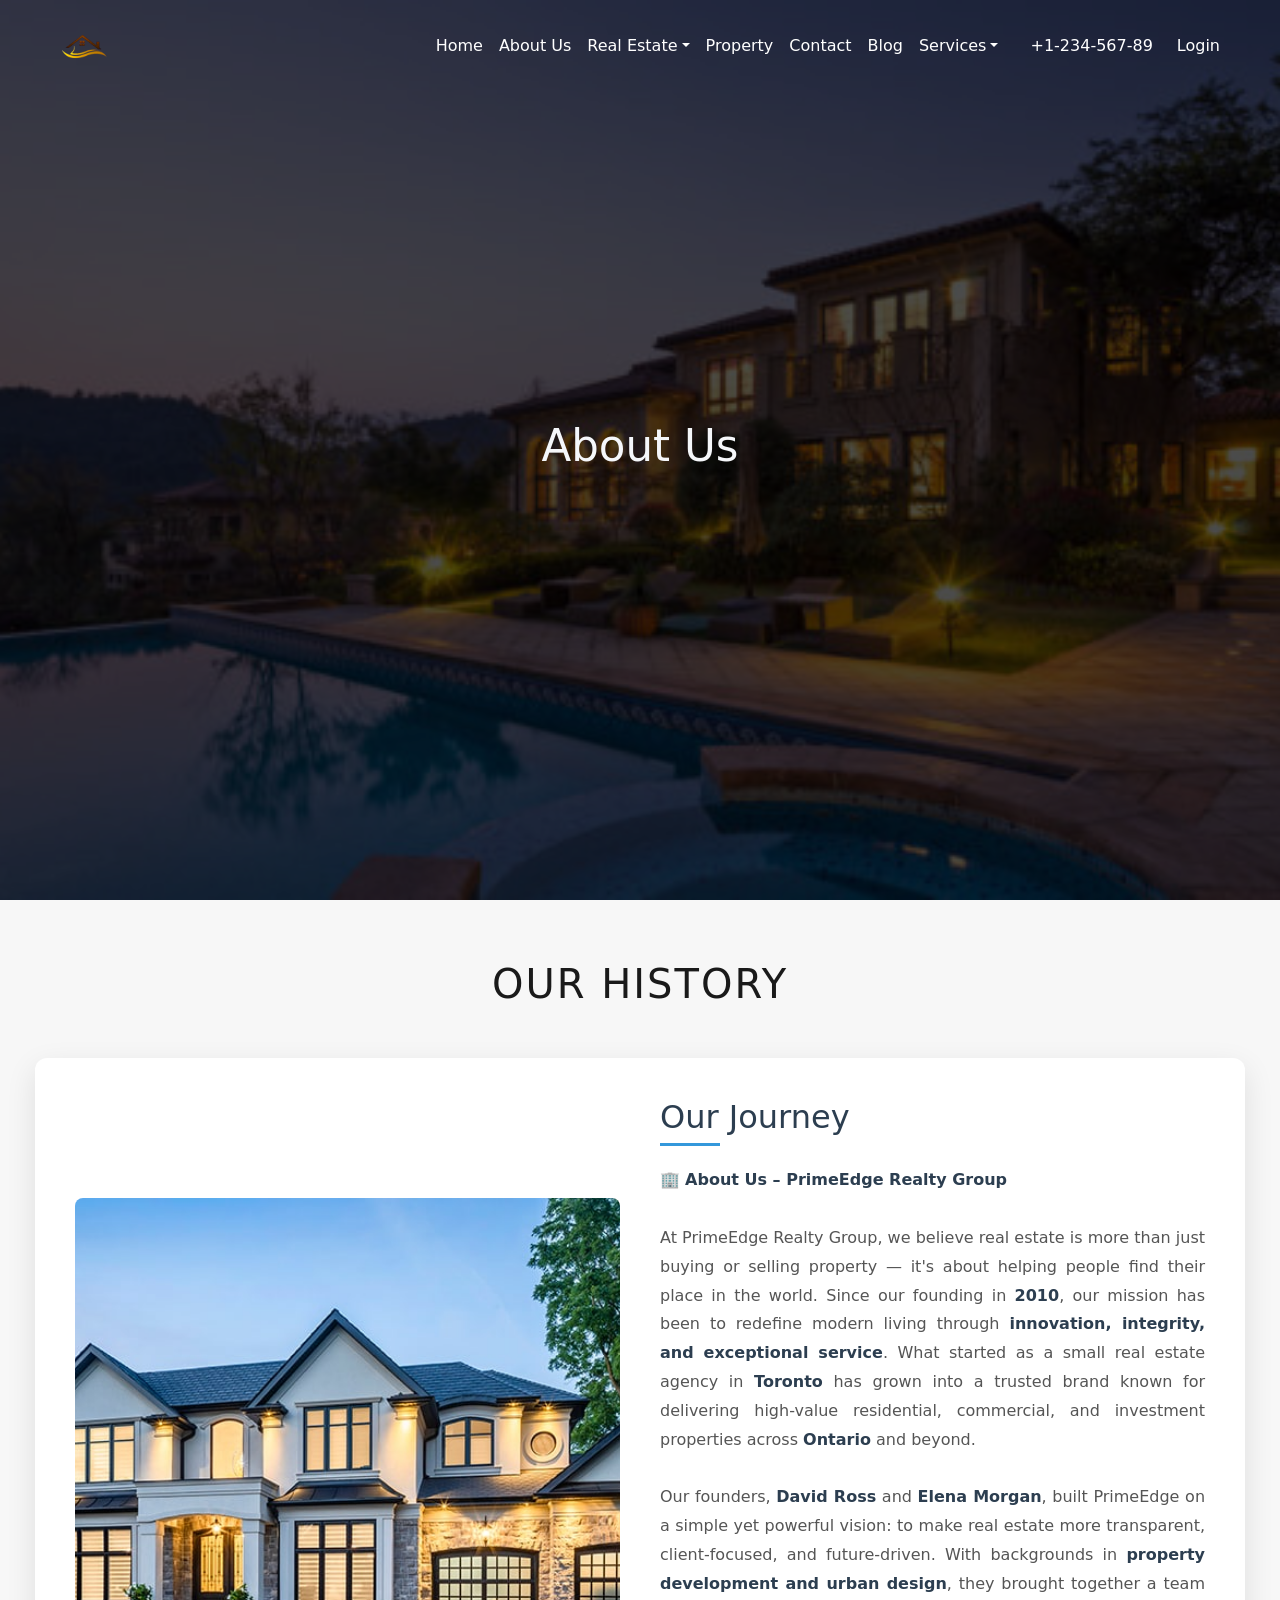
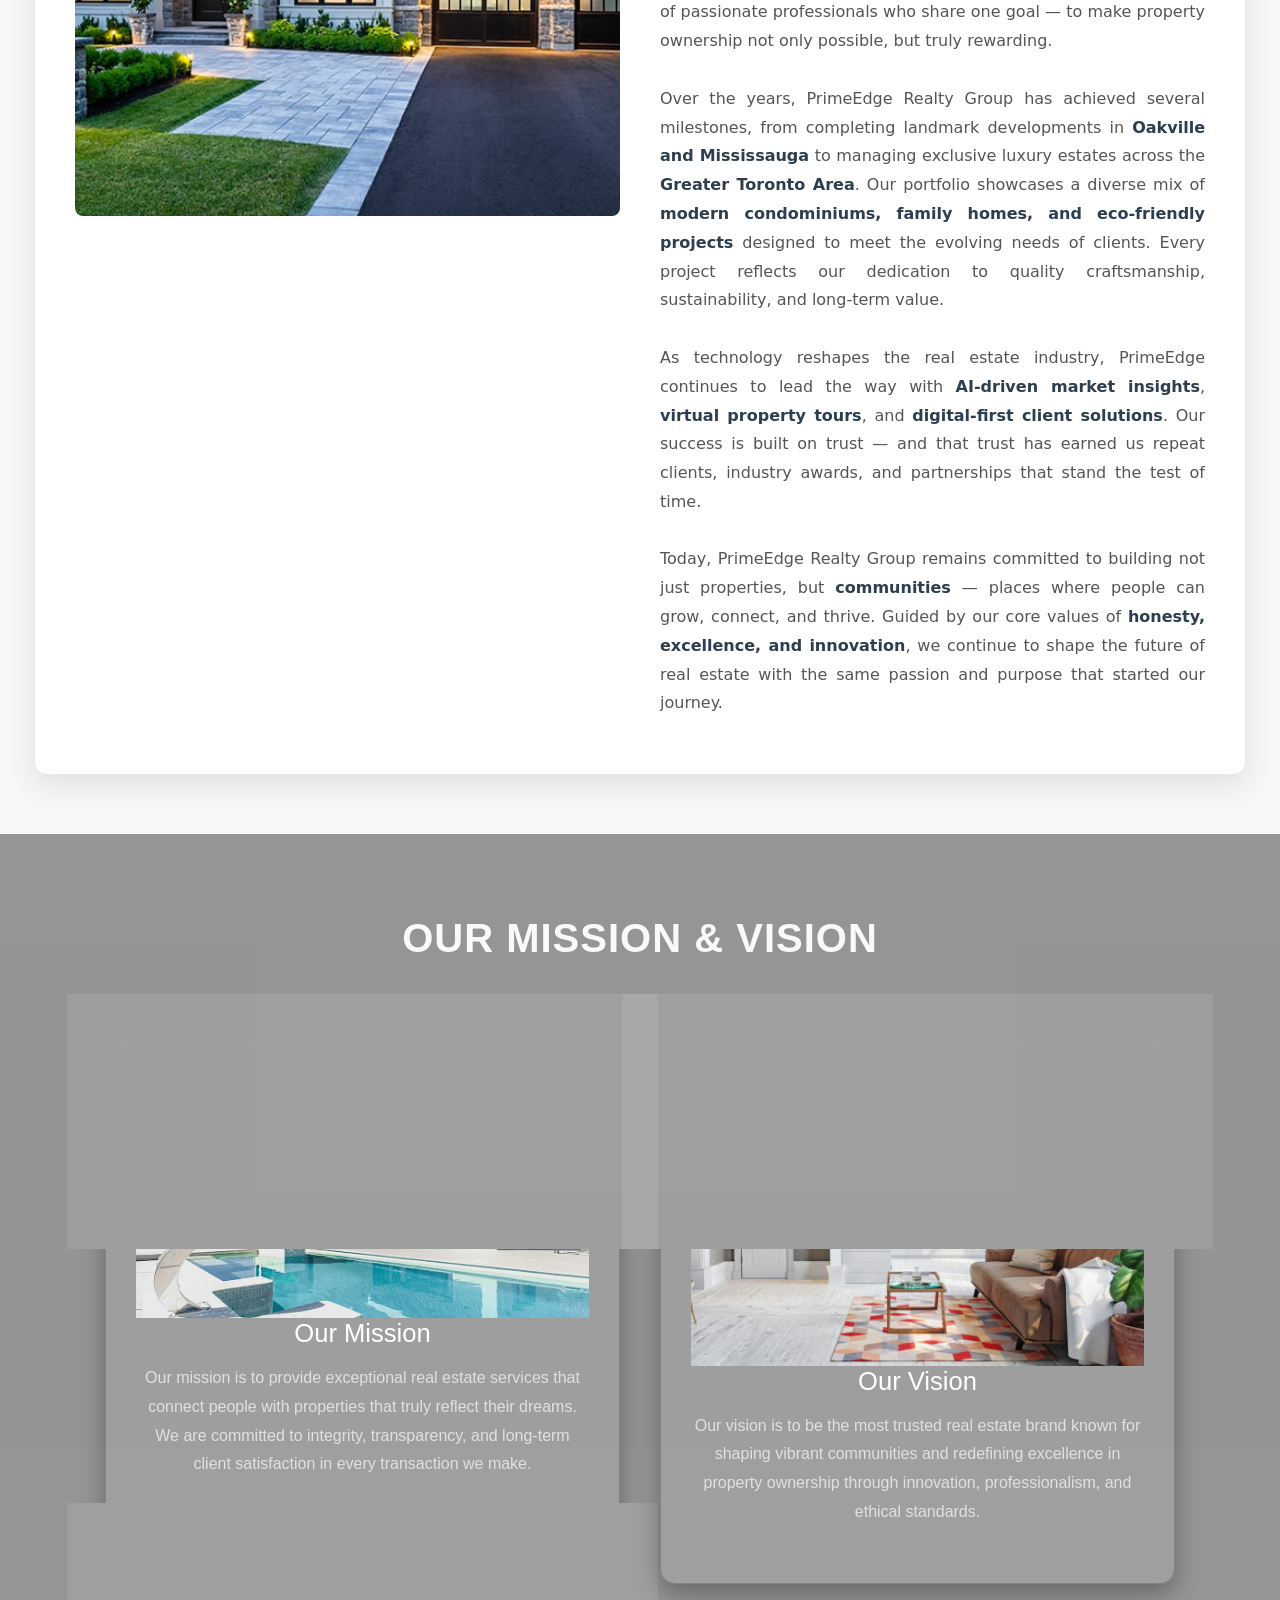
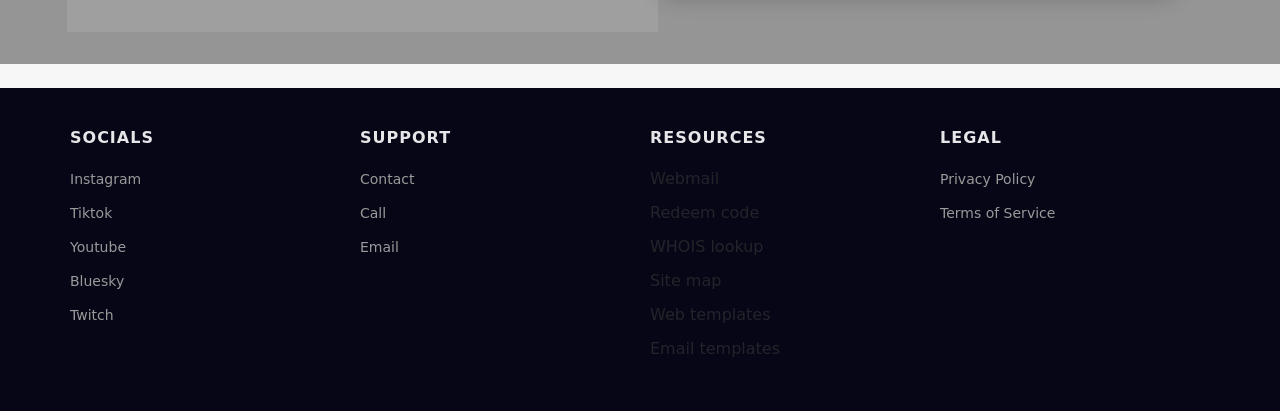
<file: html/about.html>
<!DOCTYPE html>
<html lang="en">
<head>
    <meta charset="UTF-8">
    <meta name="viewport" content="width=device-width, initial-scale=1.0">
    <title>About Us - PrimeEdge Realty Group</title>
    <meta name="description" content="Learn about PrimeEdge Realty Group's history, mission, and vision. Discover our commitment to exceptional real estate services since 2010.">
    <link href="https://cdn.jsdelivr.net/npm/bootstrap@5.3.2/dist/css/bootstrap.min.css" rel="stylesheet"/>
    <link href="https://cdn.jsdelivr.net/npm/bootstrap-icons@1.11.0/font/bootstrap-icons.css" rel="stylesheet" />
    <link rel="stylesheet" href="../css/style.css">
</head>
<body>
    <header>
   
<!-- Navbar -->
<nav class="navbar navbar-expand-lg navbar-light">
    <div class="container">
        <!-- Logo image -->
        <a class="navbar-brand fw-bold" href="index.html" aria-label="PrimeEdge Realty Group Home">
            <img src="../asset/img/logo-removebg-preview.png" alt="PrimeEdge Realty Group Logo">
        </a>
        <button class="navbar-toggler" type="button" data-bs-toggle="collapse" data-bs-target="#navMenu" aria-controls="navMenu" aria-expanded="false" aria-label="Toggle navigation">
            <span class="navbar-toggler-icon"></span>
        </button>
        <div class="collapse navbar-collapse" id="navMenu">
            <ul class="navbar-nav ms-auto align-items-lg-center">
                <li class="nav-item"><a class="nav-link" href="index.html">Home</a></li>
                <li class="nav-item"><a class="nav-link active" href="about.html" aria-current="page">About Us</a></li>
                <li class="nav-item dropdown">
                    <a class="nav-link dropdown-toggle" href="#" data-bs-toggle="dropdown" role="button" aria-expanded="false">Real Estate</a>
                    <ul class="dropdown-menu">
                        <li><a class="dropdown-item" href="real-estate.html">List Layout</a></li>
                        <li><a class="dropdown-item" href="real-estate.html">Grid Layout</a></li>
                        <li><a class="dropdown-item" href="real-estate.html">Agents</a></li>
                    </ul>
                </li>
                <li class="nav-item"><a class="nav-link" href="property.html">Property</a></li>
                <li class="nav-item"><a class="nav-link" href="contact.html">Contact</a></li>
                <li class="nav-item"><a class="nav-link" href="blog.html">Blog</a></li>
                <li class="nav-item dropdown">
                    <a class="nav-link dropdown-toggle" href="#" data-bs-toggle="dropdown" role="button" aria-expanded="false">Services</a>
                    <ul class="dropdown-menu">
                        <li><a class="dropdown-item" href="#">Buying</a></li>
                        <li><a class="dropdown-item" href="#">Selling</a></li>
                        <li><a class="dropdown-item" href="#">Consulting</a></li>
                    </ul>
                </li>
                <!-- Phone + Login buttons -->
                <li class="nav-item d-none d-lg-block ms-3">
                    <a class="nav-link btn btn-outline-light" href="tel:+123456789" aria-label="Call us at +1-234-567-89">+1-234-567-89</a>
                </li>
                <li class="nav-item d-none d-lg-block ms-2">
                    <a class="nav-link btn btn-danger" href="LOGIN.HTML">Login</a>
                </li>
            </ul>
        </div>
    </div>
</nav>
<!-- HERO SECTION -->
<section id="container" class="hero-about" aria-label="About Us Hero Section">
  <div id="hero-text">
    <h1>About Us</h1>
  </div>
  <div id="overlay"></div>
</section>
</header>

<main>
    <!-- HISTORY SECTION -->
    <section class="history-section" aria-labelledby="history-heading">
        <h2 id="history-heading">Our History</h2>
        <div class="container">
            <div class="history-content">
                <div class="history-image">
                    <img src="../asset/img/rent i mage.jpg" alt="Modern residential building representing our company's growth and development">
                </div>
                <div class="history-text">
                    <h3>Our Journey</h3>
                    <p>
                        🏢 <strong>About Us – PrimeEdge Realty Group</strong>
                        <br><br>
                        At PrimeEdge Realty Group, we believe real estate is more than just buying or selling property — it's about helping people find their place in the world. Since our founding in <strong>2010</strong>, our mission has been to redefine modern living through <strong>innovation, integrity, and exceptional service</strong>. What started as a small real estate agency in <strong>Toronto</strong> has grown into a trusted brand known for delivering high-value residential, commercial, and investment properties across <strong>Ontario</strong> and beyond.
                        <br><br>
                        Our founders, <strong>David Ross</strong> and <strong>Elena Morgan</strong>, built PrimeEdge on a simple yet powerful vision: to make real estate more transparent, client-focused, and future-driven. With backgrounds in <strong>property development and urban design</strong>, they brought together a team of passionate professionals who share one goal — to make property ownership not only possible, but truly rewarding.
                        <br><br>
                        Over the years, PrimeEdge Realty Group has achieved several milestones, from completing landmark developments in <strong>Oakville and Mississauga</strong> to managing exclusive luxury estates across the <strong>Greater Toronto Area</strong>. Our portfolio showcases a diverse mix of <strong>modern condominiums, family homes, and eco-friendly projects</strong> designed to meet the evolving needs of clients. Every project reflects our dedication to quality craftsmanship, sustainability, and long-term value.
                        <br><br>
                        As technology reshapes the real estate industry, PrimeEdge continues to lead the way with <strong>AI-driven market insights</strong>, <strong>virtual property tours</strong>, and <strong>digital-first client solutions</strong>. Our success is built on trust — and that trust has earned us repeat clients, industry awards, and partnerships that stand the test of time.
                        <br><br>
                        Today, PrimeEdge Realty Group remains committed to building not just properties, but <strong>communities</strong> — places where people can grow, connect, and thrive. Guided by our core values of <strong>honesty, excellence, and innovation</strong>, we continue to shape the future of real estate with the same passion and purpose that started our journey.
                    </p>
                </div>
            </div>
        </div>
    </section>
    <!-- MISSION & VISION SECTION -->
    <section class="mission-vision" aria-labelledby="mission-vision-heading">
        <div class="overlay"></div>
        <div class="container">
            <h2 id="mission-vision-heading">Our Mission & Vision</h2>

            <div class="content-box">
                <article class="card mission">
                    <img src="../asset/img/luxuryhome2024.webp" alt="Luxury home representing our mission to connect people with their dream properties">
                    <h3>Our Mission</h3>
                    <p>
                        Our mission is to provide exceptional real estate services that connect
                        people with properties that truly reflect their dreams. We are committed
                        to integrity, transparency, and long-term client satisfaction in every
                        transaction we make.
                    </p>
                </article>

                <article class="card vision">
                    <img src="../asset/img/sales 1.jpg" alt="Modern property showcasing our vision for community development">
                    <h3>Our Vision</h3>
                    <p>
                        Our vision is to be the most trusted real estate brand known for shaping
                        vibrant communities and redefining excellence in property ownership
                        through innovation, professionalism, and ethical standards.
                    </p>
                </article>
            </div>
        </div>
    </section>
</main>
<br>

<!-- footer section -->
  <footer class="footer">
    <div class="contain">
      <div class="col">
        <h1>Socials</h1>
        <ul>
          <li><a href="https://instagram.com/tastedestroyer">Instagram</a></li>
          <li><a href="url">Tiktok</a></li>
          <li><a href="https://www.youtube.com/channel/UCC8LsY0VQxxzwYT3jdhdCZg">Youtube</a></li>
          <li><a href="https://bsky.app/profile/tastedestroyer.bsky.social">Bluesky</a></li>
          <li><a href="https://www.twitch.tv/tastedestroyer">Twitch</a></li>
        </ul>
      </div>
      <div class="col">
        <h1>Support</h1>
        <ul>
          <li><a href="">Contact</a></li>
          <li><a href="">Call</a></li>
          <li><a href="">Email</a></li>
        </ul>
      </div>
      <div class="col">
        <h1>Resources</h1>
        <ul>
          <li>Webmail</li>
          <li>Redeem code</li>
          <li>WHOIS lookup</li>
          <li>Site map</li>
          <li>Web templates</li>
          <li>Email templates</li>
        </ul>
      </div>
      <div class="col">
        <h1>Legal</h1>
        <ul>
          <li><a href="url">Privacy Policy</a></li>
          <li><a href="url">Terms of Service</a></li>
        </ul>
      </div>
      <div class="clearfix"></div>
    </div>
  </footer>
  <!-- END OF FOOTER -->



    <script src="https://cdn.jsdelivr.net/npm/bootstrap@5.3.2/dist/js/bootstrap.bundle.min.js"></script>
</body>
</html>
</file>
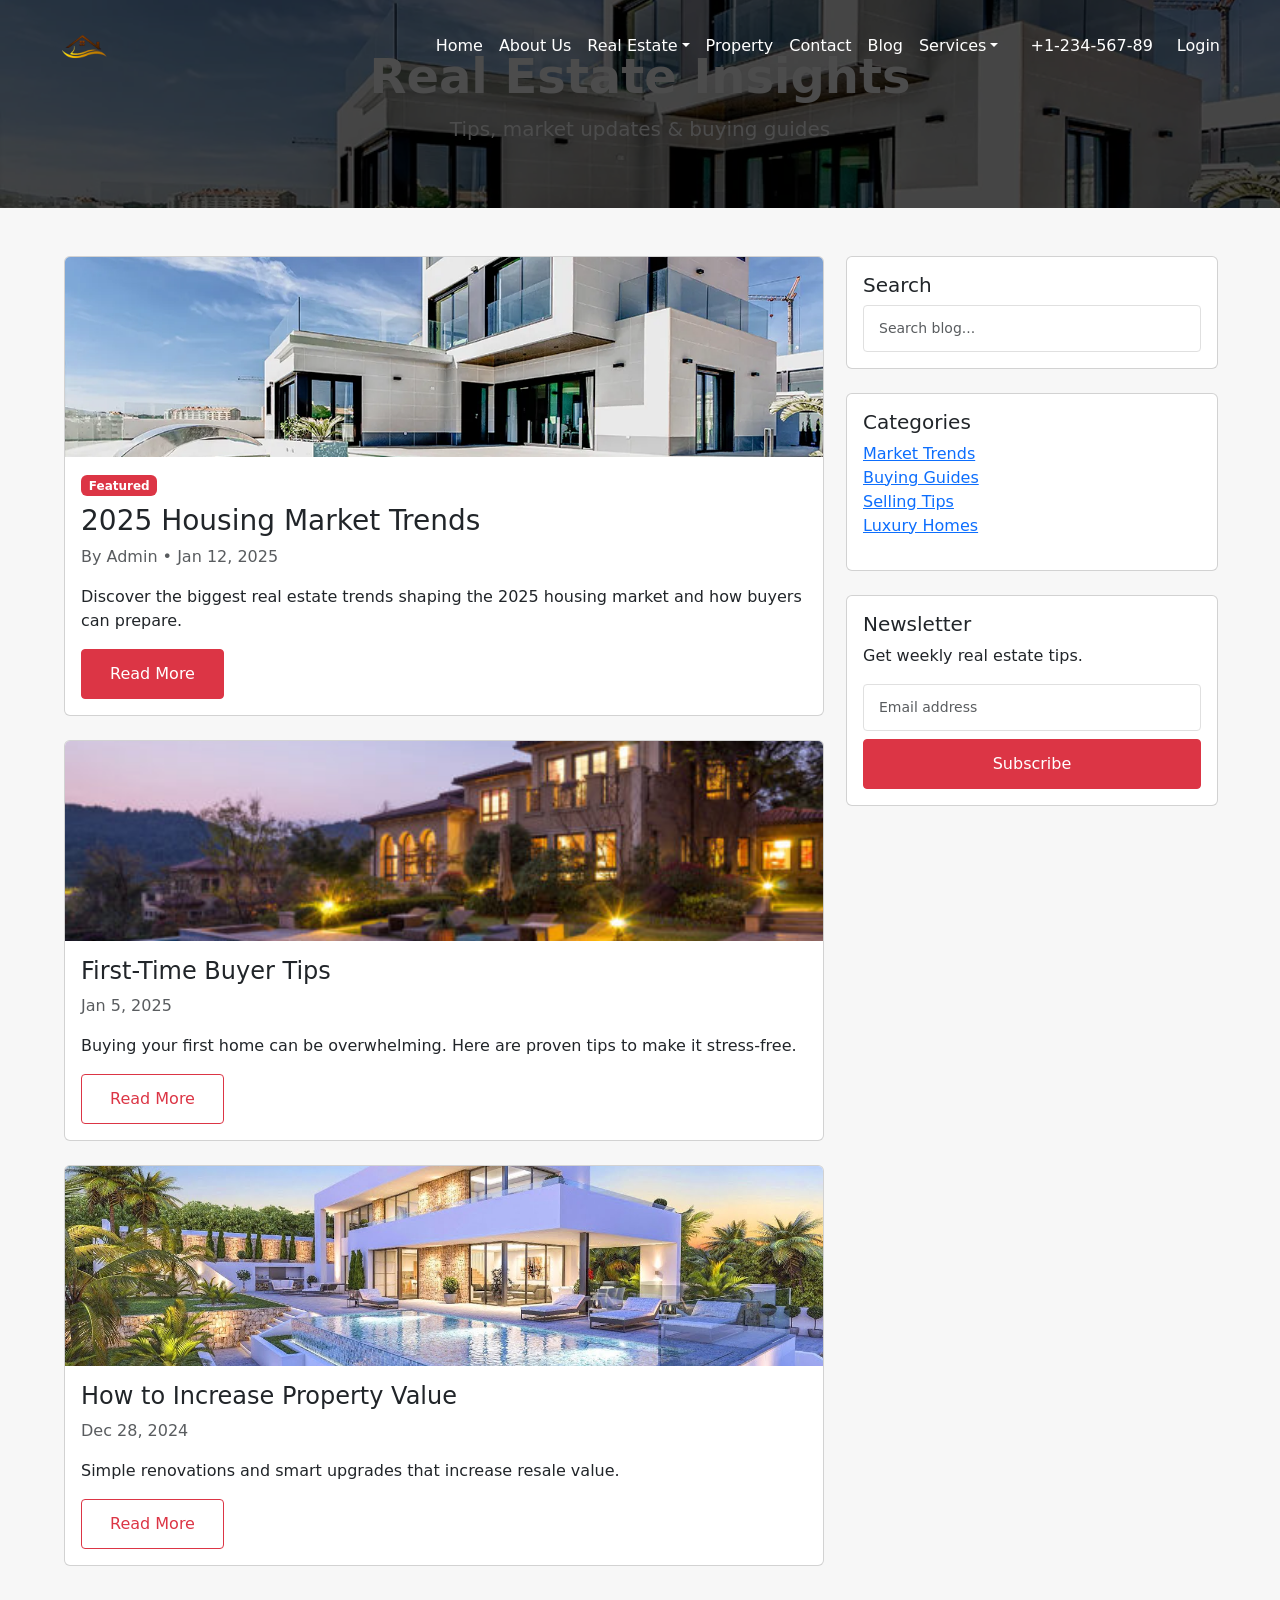
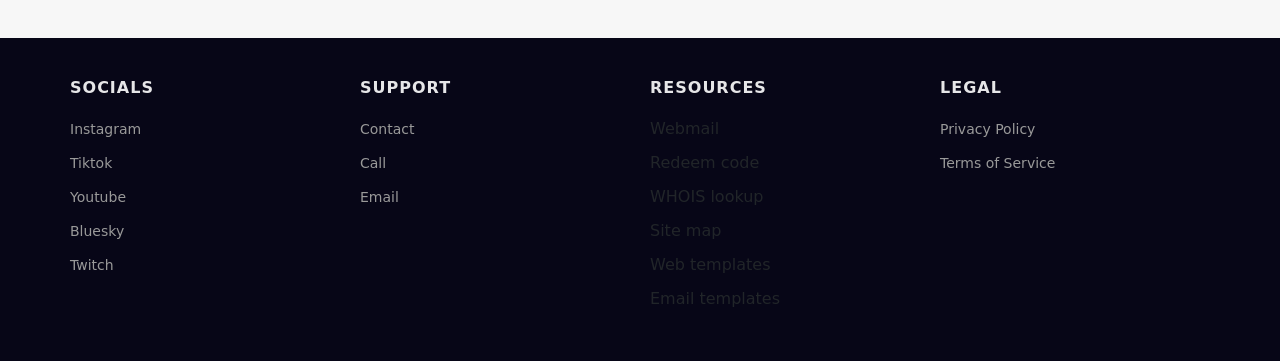
<file: html/blog.html>
<!DOCTYPE html>
<html lang="en">
<head>
  <meta charset="UTF-8">
  <meta name="viewport" content="width=device-width, initial-scale=1.0">
  <title>Blog – PrimeEdge Realty Group</title>

  <link href="https://cdn.jsdelivr.net/npm/bootstrap@5.3.2/dist/css/bootstrap.min.css" rel="stylesheet"/>
  <link href="https://cdn.jsdelivr.net/npm/bootstrap-icons@1.11.0/font/bootstrap-icons.css" rel="stylesheet"/>
  <link rel="stylesheet" href="../css/style.css">
</head>

<body>

<!-- Navbar -->
<nav class="navbar navbar-expand-lg navbar-light">
    <div class="container">
        <!-- Logo image -->
        <a class="navbar-brand fw-bold" href="index.html" aria-label="PrimeEdge Realty Group Home">
            <img src="../asset/img/logo-removebg-preview.png" alt="PrimeEdge Realty Group Logo">
        </a>
        <button class="navbar-toggler" type="button" data-bs-toggle="collapse" data-bs-target="#navMenu" aria-controls="navMenu" aria-expanded="false" aria-label="Toggle navigation">
            <span class="navbar-toggler-icon"></span>
        </button>
        <div class="collapse navbar-collapse" id="navMenu">
            <ul class="navbar-nav ms-auto align-items-lg-center">
                <li class="nav-item"><a class="nav-link" href="index.html">Home</a></li>
                <li class="nav-item"><a class="nav-link active" href="about.html" aria-current="page">About Us</a></li>
                <li class="nav-item dropdown">
                    <a class="nav-link dropdown-toggle" href="#" data-bs-toggle="dropdown" role="button" aria-expanded="false">Real Estate</a>
                    <ul class="dropdown-menu">
                        <li><a class="dropdown-item" href="real-estate.html">List Layout</a></li>
                        <li><a class="dropdown-item" href="real-estate.html">Grid Layout</a></li>
                        <li><a class="dropdown-item" href="real-estate.html">Agents</a></li>
                    </ul>
                </li>
                <li class="nav-item"><a class="nav-link" href="property.html">Property</a></li>
                <li class="nav-item"><a class="nav-link" href="contact.html">Contact</a></li>
                <li class="nav-item"><a class="nav-link" href="blog.html">Blog</a></li>
                <li class="nav-item dropdown">
                    <a class="nav-link dropdown-toggle" href="#" data-bs-toggle="dropdown" role="button" aria-expanded="false">Services</a>
                    <ul class="dropdown-menu">
                        <li><a class="dropdown-item" href="#">Buying</a></li>
                        <li><a class="dropdown-item" href="#">Selling</a></li>
                        <li><a class="dropdown-item" href="#">Consulting</a></li>
                    </ul>
                </li>
                <!-- Phone + Login buttons -->
                <li class="nav-item d-none d-lg-block ms-3">
                    <a class="nav-link btn btn-outline-light" href="tel:+123456789" aria-label="Call us at +1-234-567-89">+1-234-567-89</a>
                </li>
                <li class="nav-item d-none d-lg-block ms-2">
                    <a class="nav-link btn btn-danger" href="LOGIN.HTML">Login</a>
                </li>
            </ul>
        </div>
    </div>
</nav>
  <!-- HERO -->
  <section class="hero-blog position-relative text-white text-center">
    <div class="container py-5">
      <h1 class="display-5 fw-bold">Real Estate Insights</h1>
      <p class="lead">Tips, market updates & buying guides</p>
    </div>
    <div id="overlay"></div>
  </section>
</header>

<!-- MAIN BLOG CONTENT -->
<main class="container my-5">
  <div class="row">

    <!-- BLOG POSTS -->
    <div class="col-lg-8">

      <!-- Featured Post -->
      <div class="card mb-4">
        <img src="../asset/img/luxury home 1.webp" class="card-img-top" alt="">
        <div class="card-body">
          <span class="badge bg-danger mb-2">Featured</span>
          <h3 class="card-title">2025 Housing Market Trends</h3>
          <p class="text-muted">By Admin • Jan 12, 2025</p>
          <p class="card-text">
            Discover the biggest real estate trends shaping the 2025 housing market and how buyers can prepare.
          </p>
          <a href="#" class="btn btn-danger">Read More</a>
        </div>
      </div>

      <!-- Blog Post -->
      <div class="card mb-4">
        <img src="../asset/img/sales 2.jpg" class="card-img-top" alt="">
        <div class="card-body">
          <h4 class="card-title">First-Time Buyer Tips</h4>
          <p class="text-muted">Jan 5, 2025</p>
          <p class="card-text">
            Buying your first home can be overwhelming. Here are proven tips to make it stress-free.
          </p>
          <a href="#" class="btn btn-outline-danger">Read More</a>
        </div>
      </div>

      <!-- Blog Post -->
      <div class="card mb-4">
        <img src="../asset/img/slider1.jpg" class="card-img-top" alt="">
        <div class="card-body">
          <h4 class="card-title">How to Increase Property Value</h4>
          <p class="text-muted">Dec 28, 2024</p>
          <p class="card-text">
            Simple renovations and smart upgrades that increase resale value.
          </p>
          <a href="#" class="btn btn-outline-danger">Read More</a>
        </div>
      </div>

    </div>

    <!-- SIDEBAR -->
    <aside class="col-lg-4">

      <!-- Search -->
      <div class="card mb-4">
        <div class="card-body">
          <h5 class="card-title">Search</h5>
          <input type="text" class="form-control" placeholder="Search blog...">
        </div>
      </div>

      <!-- Categories -->
      <div class="card mb-4">
        <div class="card-body">
          <h5 class="card-title">Categories</h5>
          <ul class="list-unstyled">
            <li><a href="#">Market Trends</a></li>
            <li><a href="#">Buying Guides</a></li>
            <li><a href="#">Selling Tips</a></li>
            <li><a href="#">Luxury Homes</a></li>
          </ul>
        </div>
      </div>

      <!-- Newsletter -->
      <div class="card">
        <div class="card-body">
          <h5 class="card-title">Newsletter</h5>
          <p>Get weekly real estate tips.</p>
          <input type="email" class="form-control mb-2" placeholder="Email address">
          <button class="btn btn-danger w-100">Subscribe</button>
        </div>
      </div>

    </aside>
  </div>
</main>

<!-- FOOTER (UNCHANGED) -->
 <footer class="footer">
    <div class="contain">
      <div class="col">
        <h1>Socials</h1>
        <ul>
          <li><a href="https://instagram.com/tastedestroyer">Instagram</a></li>
          <li><a href="url">Tiktok</a></li>
          <li><a href="https://www.youtube.com/channel/UCC8LsY0VQxxzwYT3jdhdCZg">Youtube</a></li>
          <li><a href="https://bsky.app/profile/tastedestroyer.bsky.social">Bluesky</a></li>
          <li><a href="https://www.twitch.tv/tastedestroyer">Twitch</a></li>
        </ul>
      </div>
      <div class="col">
        <h1>Support</h1>
        <ul>
          <li><a href="">Contact</a></li>
          <li><a href="">Call</a></li>
          <li><a href="">Email</a></li>
        </ul>
      </div>
      <div class="col">
        <h1>Resources</h1>
        <ul>
          <li>Webmail</li>
          <li>Redeem code</li>
          <li>WHOIS lookup</li>
          <li>Site map</li>
          <li>Web templates</li>
          <li>Email templates</li>
        </ul>
      </div>
      <div class="col">
        <h1>Legal</h1>
        <ul>
          <li><a href="url">Privacy Policy</a></li>
          <li><a href="url">Terms of Service</a></li>
        </ul>
      </div>
      <div class="clearfix"></div>
    </div>
  </footer>
  <!-- END OF FOOTER -->



    <script src="https://cdn.jsdelivr.net/npm/bootstrap@5.3.2/dist/js/bootstrap.bundle.min.js"></script>
</body>
</html>
</file>
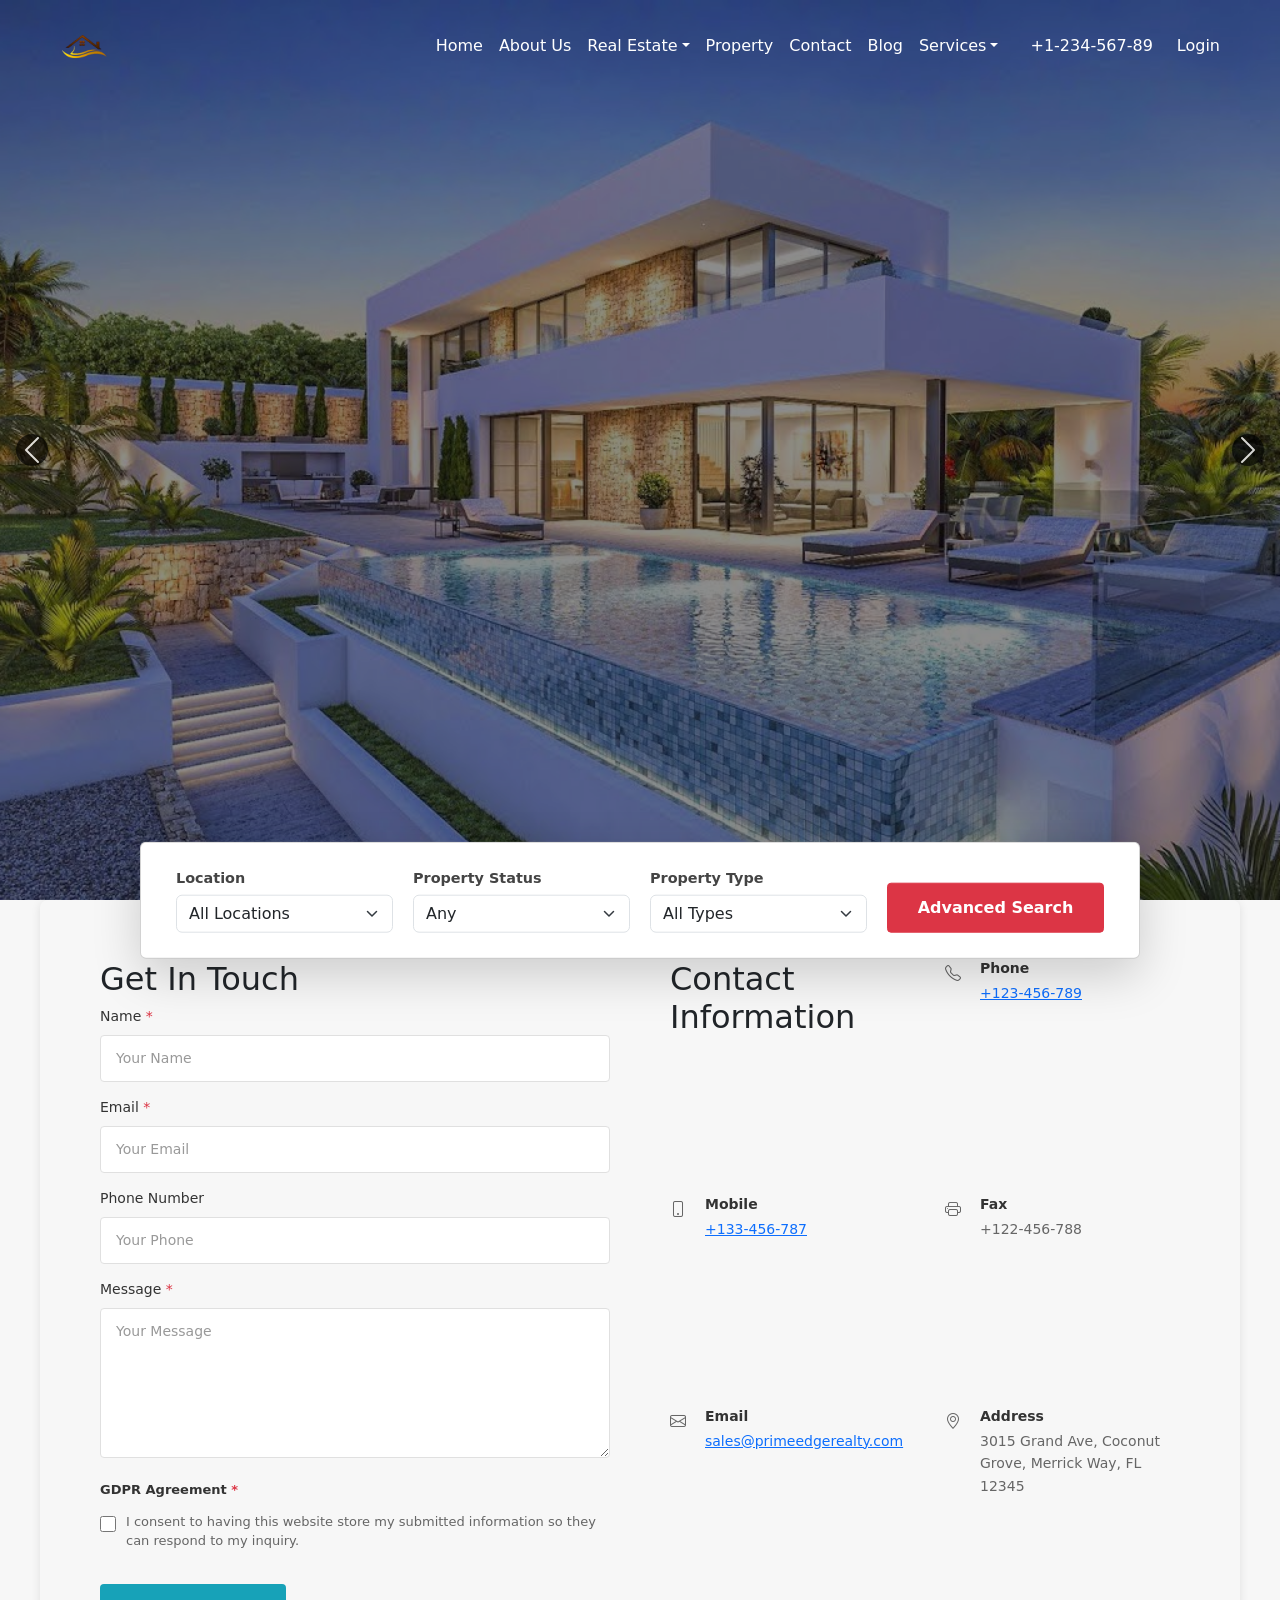
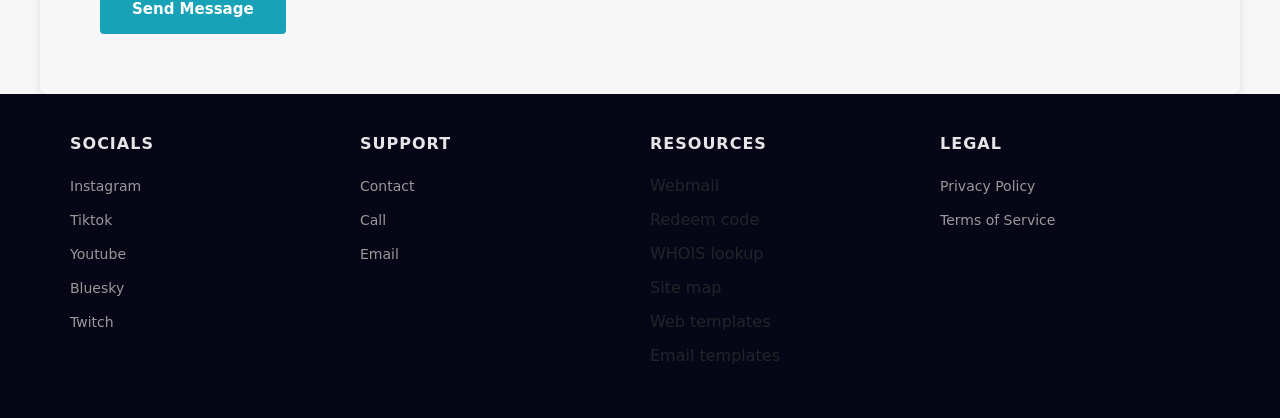
<file: html/contact.html>
<!DOCTYPE html>
<html lang="en">

<head>
  <meta charset="UTF-8" />
  <meta name="viewport" content="width=device-width, initial-scale=1.0" />
  <title>Contact Us - PrimeEdge Realty Group</title>
  <meta name="description" content="Get in touch with PrimeEdge Realty Group. Contact our expert team for all your real estate needs. Phone, email, and office location details.">
  <!-- <link rel="stylesheet" href="../Real Estate/css/style.css"> -->
  <link href="https://cdn.jsdelivr.net/npm/bootstrap@5.3.2/dist/css/bootstrap.min.css" rel="stylesheet" />
  <link href="https://cdn.jsdelivr.net/npm/bootstrap-icons@1.11.0/font/bootstrap-icons.css" rel="stylesheet" />
  <link rel="stylesheet" href="../css/style.css">






</head>

<body>
  <header>

    <!-- Navbar -->
    <nav class="navbar navbar-expand-lg navbar-light">
      <div class="container">
        <!-- Logo image -->
        <a class="navbar-brand fw-bold" href="index.html" aria-label="PrimeEdge Realty Group Home">
          <img src="../asset/img/logo-removebg-preview.png" alt="PrimeEdge Realty Group Logo">
        </a>
        <button class="navbar-toggler" type="button" data-bs-toggle="collapse" data-bs-target="#navMenu" aria-controls="navMenu" aria-expanded="false" aria-label="Toggle navigation">
          <span class="navbar-toggler-icon"></span>
        </button>
        <div class="collapse navbar-collapse" id="navMenu">
          <ul class="navbar-nav ms-auto align-items-lg-center">
            <li class="nav-item"><a class="nav-link" href="index.html">Home</a></li>
            <li class="nav-item"><a class="nav-link" href="about.html">About Us</a></li>
            <li class="nav-item dropdown">
              <a class="nav-link dropdown-toggle" href="#" data-bs-toggle="dropdown" role="button" aria-expanded="false">Real Estate</a>
              <ul class="dropdown-menu">
                <li><a class="dropdown-item" href="real-estate.html">List Layout</a></li>
                <li><a class="dropdown-item" href="real-estate.html">Grid Layout</a></li>
                <li><a class="dropdown-item" href="real-estate.html">Agents</a></li>
              </ul>
            </li>
            <li class="nav-item"><a class="nav-link" href="property.html">Property</a></li>
            <li class="nav-item"><a class="nav-link active" href="contact.html" aria-current="page">Contact</a></li>
            <li class="nav-item"><a class="nav-link" href="blog.html">Blog</a></li>
            <li class="nav-item dropdown">
              <a class="nav-link dropdown-toggle" href="#" data-bs-toggle="dropdown" role="button" aria-expanded="false">Services</a>
              <ul class="dropdown-menu">
                <li><a class="dropdown-item" href="#">Buying</a></li>
                <li><a class="dropdown-item" href="#">Selling</a></li>
                <li><a class="dropdown-item" href="#">Consulting</a></li>
              </ul>
            </li>
            <!-- Phone + Login buttons -->
            <li class="nav-item d-none d-lg-block ms-3">
              <a class="nav-link btn btn-outline-light" href="tel:+123456789" aria-label="Call us at +1-234-567-89">+1-234-567-89</a>
            </li>
            <li class="nav-item d-none d-lg-block ms-2">
              <a class="nav-link btn btn-danger" href="LOGIN.HTML">Login</a>
            </li>
          </ul>
        </div>
      </div>
    </nav>


        <!-- Carousel Slider -->
    <div id="heroCarousel" class="carousel slide" data-bs-ride="carousel" aria-label="Contact page hero carousel">
      <div class="carousel-inner">
        <div class="carousel-item active" style="background-image: url('../asset/img/slider1.jpg');" aria-label="Modern office building"></div>
        <div class="carousel-item" style="background-image: url('../asset/img/GettyImages-157382018-mortgagesguild-mortgage.jpg');" aria-label="Real estate consultation"></div>
        <div class="carousel-item" style="background-image: url('../asset/img/slider3.jpg');" aria-label="Luxury property exterior"></div>
      </div>
      <button class="carousel-control-prev" type="button" data-bs-target="#heroCarousel" data-bs-slide="prev" aria-label="Previous slide">
        <span class="carousel-control-prev-icon" aria-hidden="true"></span>
      </button>
      <button class="carousel-control-next" type="button" data-bs-target="#heroCarousel" data-bs-slide="next" aria-label="Next slide">
        <span class="carousel-control-next-icon" aria-hidden="true"></span>
      </button>
    </div>

    <!-- Advanced Search Card -->
    <div class="search-wrapper container">
      <div class="card search-card shadow-lg">
        <div class="card-body">
          <form class="row g-3 align-items-end" aria-label="Property search form">
            <div class="col-md-3">
              <label class="form-label fw-semibold" for="location-select">Location</label>
              <select class="form-select" id="location-select" name="location">
                <option selected>All Locations</option>
                <option value="toronto">Toronto</option>
                <option value="las-vegas">Las Vegas</option>
                <option value="miami">Miami</option>
              </select>
            </div>
            <div class="col-md-3">
              <label class="form-label fw-semibold" for="status-select">Property Status</label>
              <select class="form-select" id="status-select" name="status">
                <option selected>Any</option>
                <option value="sale">For Sale</option>
                <option value="rent">For Rent</option>
              </select>
            </div>
            <div class="col-md-3">
              <label class="form-label fw-semibold" for="type-select">Property Type</label>
              <select class="form-select" id="type-select" name="type">
                <option selected>All Types</option>
                <option value="apartment">Apartment</option>
                <option value="house">House</option>
                <option value="land">Land</option>
              </select>
            </div>
            <div class="col-md-3 d-grid mt-2">
              <button type="submit" class="btn btn-danger fw-semibold">Advanced Search</button>
            </div>
          </form>
        </div>
      </div>
    </div>

  </header>  
    
    
    <main>
        <section class="contact-container" aria-labelledby="contact-heading">
            <h1 id="contact-heading" class="visually-hidden">Contact Us</h1>
            <div class="contact-grid">
                <!-- Form Section -->
                <div class="form-section">
                    <h2>Get In Touch</h2>
                    <form aria-label="Contact form">
                        <div class="form-group">
                            <label for="name">Name <span class="required">*</span></label>
                            <input type="text" id="name" name="name" placeholder="Your Name" required>
                        </div>

                        <div class="form-group">
                            <label for="email">Email <span class="required">*</span></label>
                            <input type="email" id="email" name="email" placeholder="Your Email" required>
                        </div>

                        <div class="form-group">
                            <label for="phone">Phone Number</label>
                            <input type="tel" id="phone" name="phone" placeholder="Your Phone">
                        </div>

                        <div class="form-group">
                            <label for="message">Message <span class="required">*</span></label>
                            <textarea id="message" name="message" placeholder="Your Message" required></textarea>
                        </div>

                        <div class="gdpr-section">
                            <label class="gdpr-label">GDPR Agreement <span class="required">*</span></label>
                            <div class="checkbox-wrapper">
                                <input type="checkbox" id="gdpr" name="gdpr" required>
                                <label for="gdpr" class="checkbox-label">
                                    I consent to having this website store my submitted information so they can respond to my inquiry.
                                </label>
                            </div>
                        </div>

                        <button type="submit" class="submit-btn">Send Message</button>
                    </form>
                </div>

                <!-- Contact Info Section -->
                <div class="info-section">
                    <h2>Contact Information</h2>
                    <div class="info-item">
                        <i class="bi bi-telephone info-icon" aria-hidden="true"></i>
                        <div class="info-content">
                            <h3>Phone</h3>
                            <p><a href="tel:+123456789">+123-456-789</a></p>
                        </div>
                    </div>

                    <div class="info-item">
                        <i class="bi bi-phone info-icon" aria-hidden="true"></i>
                        <div class="info-content">
                            <h3>Mobile</h3>
                            <p><a href="tel:+133456787">+133-456-787</a></p>
                        </div>
                    </div>

                    <div class="info-item">
                        <i class="bi bi-printer info-icon" aria-hidden="true"></i>
                        <div class="info-content">
                            <h3>Fax</h3>
                            <p>+122-456-788</p>
                        </div>
                    </div>

                    <div class="info-item">
                        <i class="bi bi-envelope info-icon" aria-hidden="true"></i>
                        <div class="info-content">
                            <h3>Email</h3>
                            <p><a href="mailto:sales@primeedgerealty.com">sales@primeedgerealty.com</a></p>
                        </div>
                    </div>

                    <div class="info-item">
                        <i class="bi bi-geo-alt info-icon" aria-hidden="true"></i>
                        <div class="info-content">
                            <h3>Address</h3>
                            <p>3015 Grand Ave, Coconut Grove, Merrick Way, FL 12345</p>
                        </div>
                    </div>
                </div>
            </div>
        </section>
    </main>

  <!-- footer section -->
  <footer class="footer">
    <div class="contain">
      <div class="col">
        <h1>Socials</h1>
        <ul>
          <li><a href="https://instagram.com/tastedestroyer">Instagram</a></li>
          <li><a href="url">Tiktok</a></li>
          <li><a href="https://www.youtube.com/channel/UCC8LsY0VQxxzwYT3jdhdCZg">Youtube</a></li>
          <li><a href="https://bsky.app/profile/tastedestroyer.bsky.social">Bluesky</a></li>
          <li><a href="https://www.twitch.tv/tastedestroyer">Twitch</a></li>
        </ul>
      </div>
      <div class="col">
        <h1>Support</h1>
        <ul>
          <li><a href="">Contact</a></li>
          <li><a href="">Call</a></li>
          <li><a href="">Email</a></li>
        </ul>
      </div>
      <div class="col">
        <h1>Resources</h1>
        <ul>
          <li>Webmail</li>
          <li>Redeem code</li>
          <li>WHOIS lookup</li>
          <li>Site map</li>
          <li>Web templates</li>
          <li>Email templates</li>
        </ul>
      </div>
      <div class="col">
        <h1>Legal</h1>
        <ul>
          <li><a href="url">Privacy Policy</a></li>
          <li><a href="url">Terms of Service</a></li>
        </ul>
      </div>
      <div class="clearfix"></div>
    </div>
  </footer>
  <!-- END OF FOOTER -->
  <script src="https://cdn.jsdelivr.net/npm/bootstrap@5.3.2/dist/js/bootstrap.bundle.min.js"></script>
  <script src="../javascript/script.js"></script>
</body>

</html
</file>
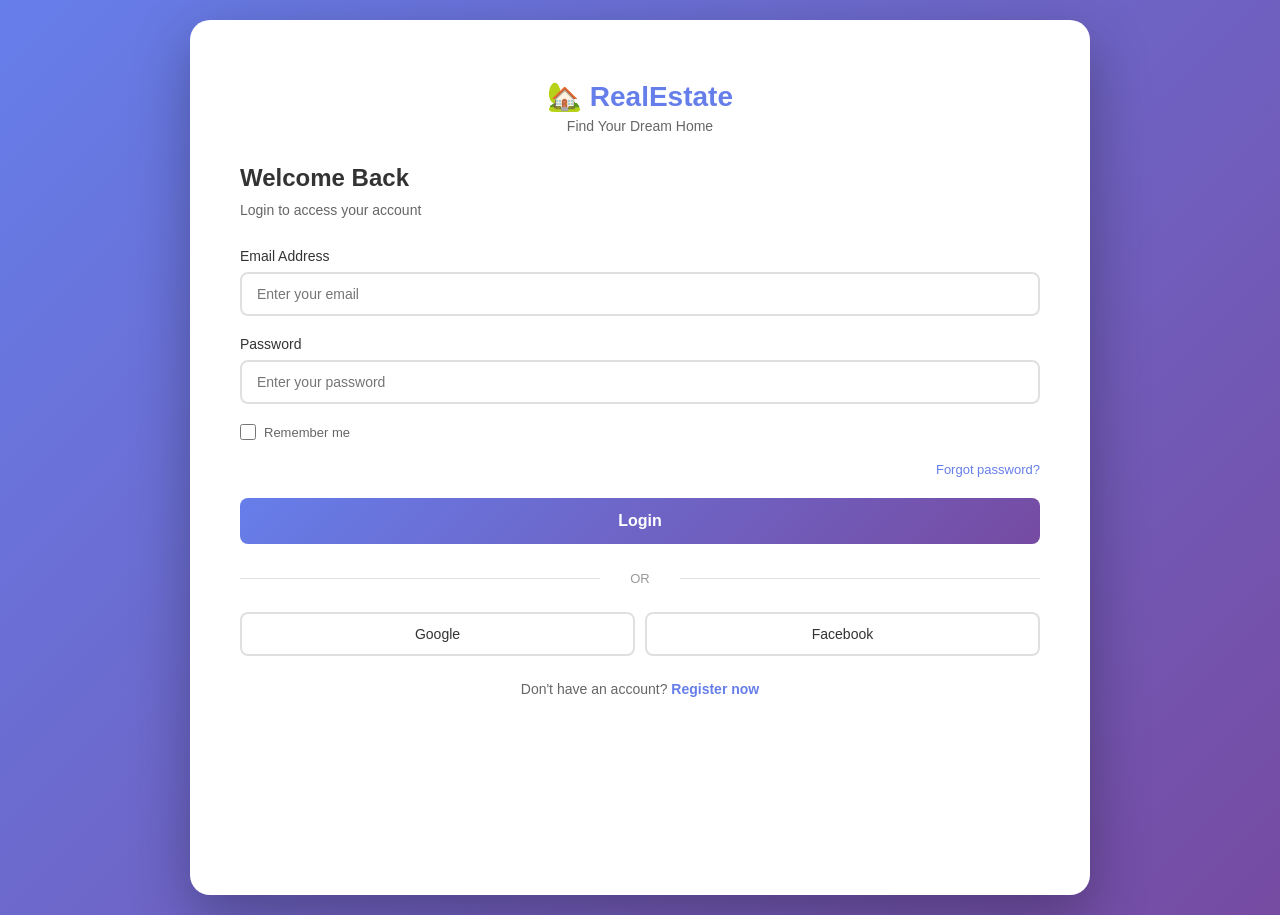
<file: html/LOGIN.HTML>
<!DOCTYPE html>
<html lang="en">
<head>
    <meta charset="UTF-8">
    <meta name="viewport" content="width=device-width, initial-scale=1.0">
    <title>Document</title>
    <link rel="stylesheet" href="../css/login.css">
    
</head>
<body>
    <div class="container">
        <div class="form-container" id="formContainer">
            <!-- Login Form -->
            <div class="form-panel">
                <div class="logo">
                    <h1>🏡 RealEstate</h1>
                    <p>Find Your Dream Home</p>
                </div>

                <h2>Welcome Back</h2>
                <p class="subtitle">Login to access your account</p>

                <form id="loginForm">
                    <div class="input-group">
                        <label for="login-email">Email Address</label>
                        <input type="email" id="login-email" placeholder="Enter your email" required>
                    </div>

                    <div class="input-group">
                        <label for="login-password">Password</label>
                        <input type="password" id="login-password" placeholder="Enter your password" required>
                    </div>

                    <div class="checkbox-group">
                        <input type="checkbox" id="remember">
                        <label for="remember">Remember me</label>
                    </div>

                    <div class="forgot-password">
                        <a href="#">Forgot password?</a>
                    </div>

                    <button type="submit" class="btn">Login</button>
                </form>

                <div class="divider">
                    <span>OR</span>
                </div>

                <div class="social-login">
                    <button class="social-btn">Google</button>
                    <button class="social-btn">Facebook</button>
                </div>

                <div class="toggle-form">
                    Don't have an account? <a id="showRegister">Register now</a>
                </div>
            </div>

            <!-- Register Form -->
            <div class="form-panel">
                <div class="logo">
                    <h1>🏡 RealEstate</h1>
                    <p>Find Your Dream Home</p>
                </div>

                <h2>Create Account</h2>
                <p class="subtitle">Register to start your journey</p>

                <form id="registerForm">
                    <div class="input-group">
                        <label for="register-name">Full Name</label>
                        <input type="text" id="register-name" placeholder="Enter your full name" required>
                    </div>

                    <div class="input-group">
                        <label for="register-email">Email Address</label>
                        <input type="email" id="register-email" placeholder="Enter your email" required>
                    </div>

                    <div class="input-group">
                        <label for="register-phone">Phone Number</label>
                        <input type="tel" id="register-phone" placeholder="Enter your phone number" required>
                    </div>

                    <div class="input-group">
                        <label for="register-password">Password</label>
                        <input type="password" id="register-password" placeholder="Create a password" required>
                    </div>

                    <div class="checkbox-group">
                        <input type="checkbox" id="terms" required>
                        <label for="terms">I agree to the Terms & Conditions</label>
                    </div>

                    <button type="submit" class="btn">Create Account</button>
                </form>

                <div class="divider">
                    <span>OR</span>
                </div>

                <div class="social-login">
                    <button class="social-btn">Google</button>
                    <button class="social-btn">Facebook</button>
                </div>

                <div class="toggle-form">
                    Already have an account? <a id="showLogin">Login here</a>
                </div>
            </div>
        </div>
    </div>
</body>
<script src="../javascript/login.js"></script>
</html>
</file>
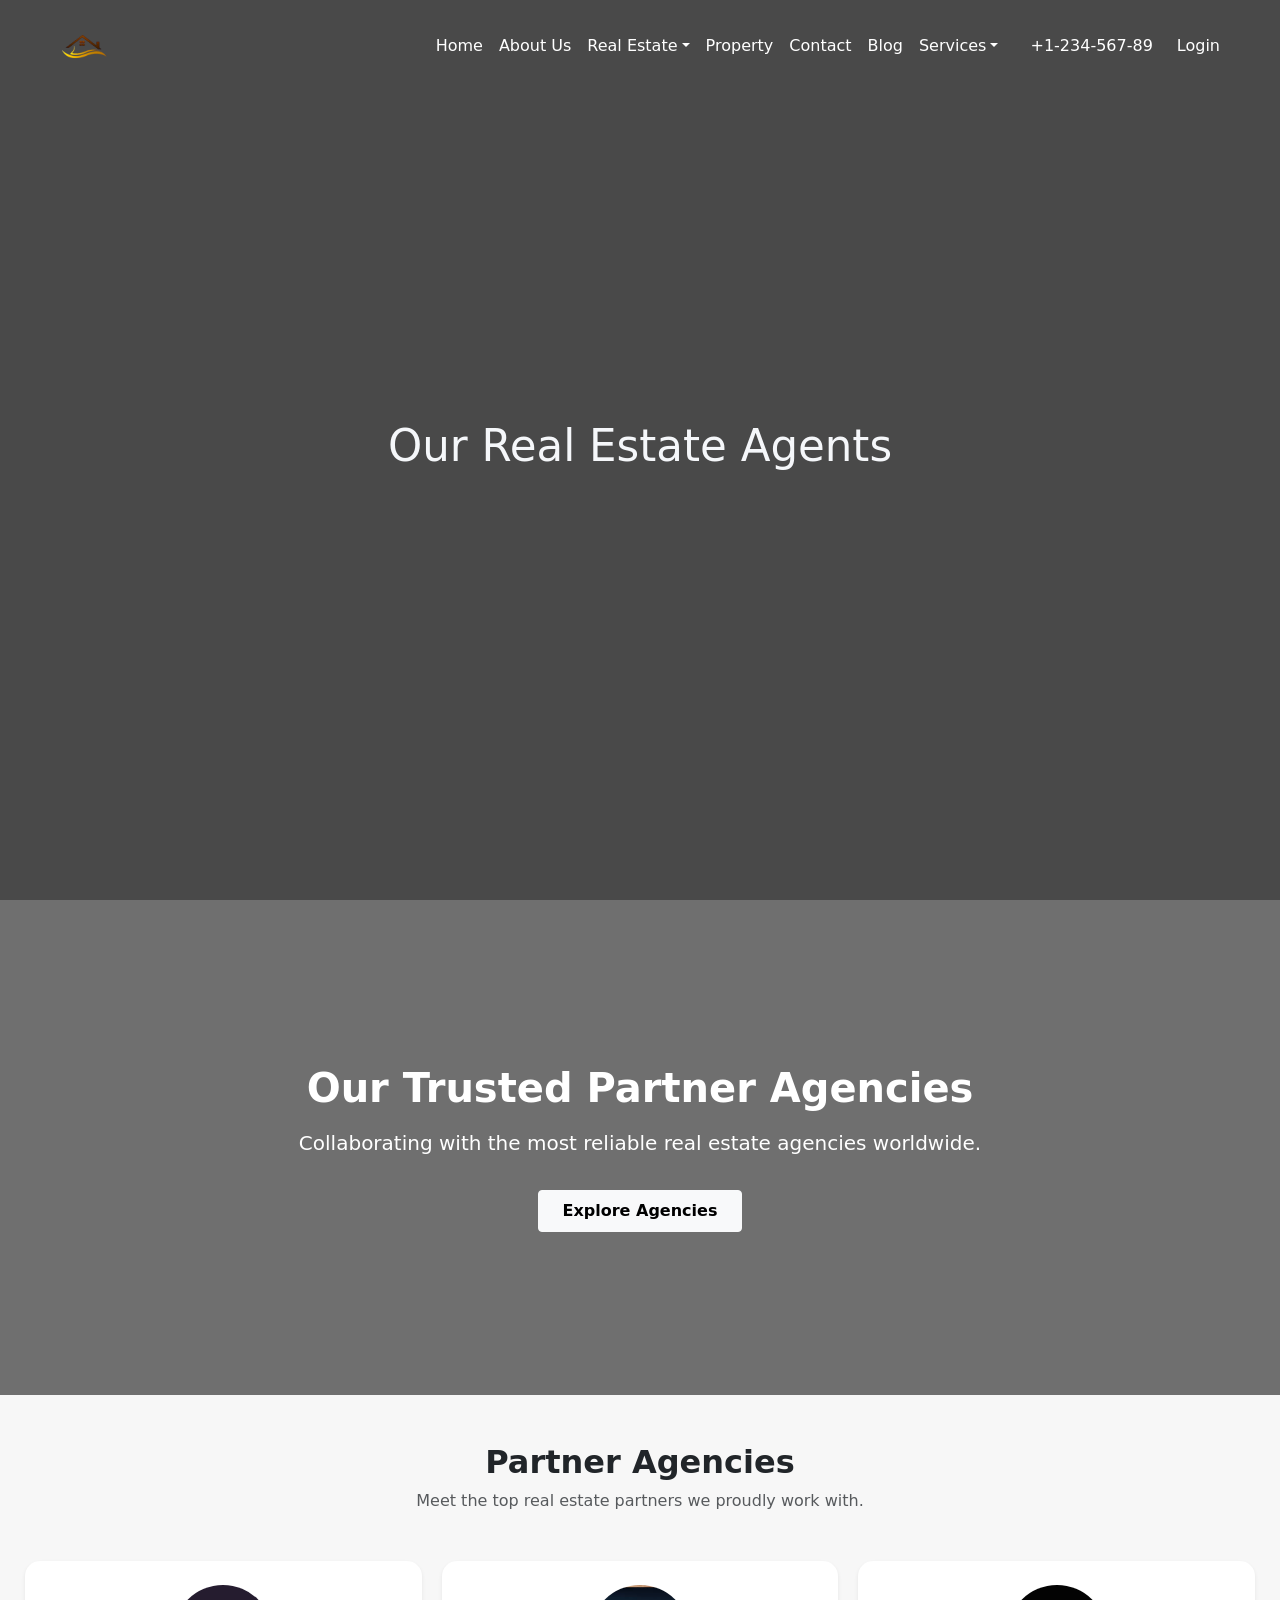
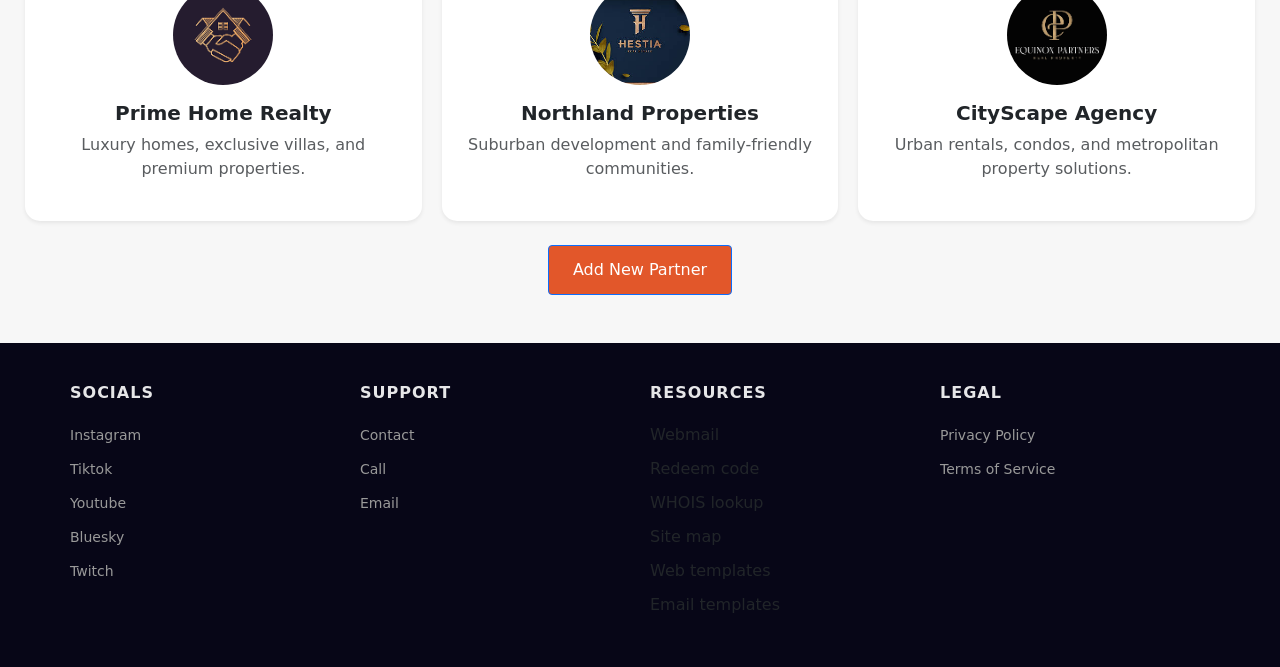
<file: html/real-estate.html>
<!DOCTYPE html>
<html lang="en">
<head>
    <meta charset="UTF-8">
    <meta name="viewport" content="width=device-width, initial-scale=1.0">
    <title>Real Estate Agents - PrimeEdge Realty Group</title>
    <meta name="description" content="Meet our professional real estate agents at PrimeEdge Realty Group. Expert agents ready to help you buy, sell, or rent properties.">
    <link href="https://cdn.jsdelivr.net/npm/bootstrap@5.3.2/dist/css/bootstrap.min.css" rel="stylesheet"/>
    <link href="https://cdn.jsdelivr.net/npm/bootstrap-icons@1.11.0/font/bootstrap-icons.css" rel="stylesheet" />
    <link rel="stylesheet" href="../css/style.css">
</head>
<body>
    <header>
   
<!-- Navbar -->
<nav class="navbar navbar-expand-lg navbar-light">
    <div class="container">
        <!-- Logo image -->
        <a class="navbar-brand fw-bold" href="index.html" aria-label="PrimeEdge Realty Group Home">
            <img src="../asset/img/logo-removebg-preview.png" alt="PrimeEdge Realty Group Logo">
        </a>
        <button class="navbar-toggler" type="button" data-bs-toggle="collapse" data-bs-target="#navMenu" aria-controls="navMenu" aria-expanded="false" aria-label="Toggle navigation">
            <span class="navbar-toggler-icon"></span>
        </button>
        <div class="collapse navbar-collapse" id="navMenu">
            <ul class="navbar-nav ms-auto align-items-lg-center">
                <li class="nav-item"><a class="nav-link" href="index.html">Home</a></li>
                <li class="nav-item"><a class="nav-link" href="about.html">About Us</a></li>
                <li class="nav-item dropdown">
                    <a class="nav-link dropdown-toggle active" href="#" data-bs-toggle="dropdown" role="button" aria-expanded="false" aria-current="page">Real Estate</a>
                    <ul class="dropdown-menu">
                        <li><a class="dropdown-item" href="real-estate.html">List Layout</a></li>
                        <li><a class="dropdown-item" href="real-estate.html">Grid Layout</a></li>
                        <li><a class="dropdown-item" href="real-estate.html">Agents</a></li>
                    </ul>
                </li>
                <li class="nav-item"><a class="nav-link" href="property.html">Property</a></li>
                <li class="nav-item"><a class="nav-link" href="contact.html">Contact</a></li>
                <li class="nav-item"><a class="nav-link" href="blog.html">Blog</a></li>
                <li class="nav-item dropdown">
                    <a class="nav-link dropdown-toggle" href="#" data-bs-toggle="dropdown" role="button" aria-expanded="false">Services</a>
                    <ul class="dropdown-menu">
                        <li><a class="dropdown-item" href="#">Buying</a></li>
                        <li><a class="dropdown-item" href="#">Selling</a></li>
                        <li><a class="dropdown-item" href="#">Consulting</a></li>
                    </ul>
                </li>
                <!-- Phone + Login buttons -->
                <li class="nav-item d-none d-lg-block ms-3">
                    <a class="nav-link btn btn-outline-light" href="tel:+123456789" aria-label="Call us at +1-234-567-89">+1-234-567-89</a>
                </li>
                <li class="nav-item d-none d-lg-block ms-2">
                    <a class="nav-link btn btn-danger" href="LOGIN.HTML">Login</a>
                </li>
            </ul>
        </div>
    </div>
</nav>
</header>
<!-- Hero Section -->
<section id="container" aria-label="Real Estate Agents Hero Section">
    <div id="hero-text">
        <h1>Our Real Estate Agents</h1>
    </div>
    <div id="overlay"></div>
</section>
</header>

<main>


  <!-- BOOTSTRAP -->
  <link href="https://cdn.jsdelivr.net/npm/bootstrap@5.3.3/dist/css/bootstrap.min.css" rel="stylesheet">

  <!-- LINK CSS FILE -->
  <link rel="stylesheet" href="../css/style.css">

</head>

<body>
 <main>
  <!-- HERO SECTION -->
  <section class="partner-hero d-flex align-items-center">
    <div class="container text-center text-white">
      <h1 class="fw-bold">Our Trusted Partner Agencies</h1>
      <p class="lead mt-3">
        Collaborating with the most reliable real estate agencies worldwide.
      </p>
      <a href="#partners" class="btn btn-light mt-3 px-4 py-2 fw-semibold">Explore Agencies</a>
    </div>
  </section>

  <!-- PARTNER AGENCIES SECTION -->
  <section id="partners" class="partner-agencies py-5">
    <div class="container">
      <div class="text-center mb-5">
        <h2 class="fw-bold">Partner Agencies</h2>
        <p class="text-muted">Meet the top real estate partners we proudly work with.</p>
      </div>

      <div class="row g-4" id="agencyContainer">
        <!-- Card 1 -->
        <div class="col-md-4">
          <div class="agency-card shadow-sm p-4 text-center">
            <img src="../asset/img/real - patner 1.png" class="agency-logo mb-3" alt="Agency Logo">
            <h5 class="fw-bold mb-2">Prime Home Realty</h5>
            <p class="text-muted">Luxury homes, exclusive villas, and premium properties.</p>
          </div>
        </div>

        <!-- Card 2 -->
        <div class="col-md-4">
          <div class="agency-card shadow-sm p-4 text-center">
            <img src="../asset/img/real-partner 2.jpg" class="agency-logo mb-3" alt="Agency Logo">
            <h5 class="fw-bold mb-2">Northland Properties</h5>
            <p class="text-muted">Suburban development and family-friendly communities.</p>
          </div>
        </div>

        <!-- Card 3 -->
        <div class="col-md-4">
          <div class="agency-card shadow-sm p-4 text-center">
            <img src="../asset/img/real-partner 3.png" class="agency-logo mb-3" alt="Agency Logo">
            <h5 class="fw-bold mb-2">CityScape Agency</h5>
            <p class="text-muted">Urban rentals, condos, and metropolitan property solutions.</p>
          </div>
        </div>
      </div>

      <div class="text-center mt-4">
        <button id="addAgencyBtn" class="btn btn-primary px-4">
          Add New Partner
        </button>
      </div>
    </div>
  </section>

  <!-- BOOTSTRAP JS -->
  <script src="https://cdn.jsdelivr.net/npm/bootstrap@5.3.3/dist/js/bootstrap.bundle.min.js"></script>

 </main> 


<!-- footer section -->
  <footer class="footer">
    <div class="contain">
      <div class="col">
        <h1>Socials</h1>
        <ul>
          <li><a href="https://instagram.com/tastedestroyer">Instagram</a></li>
          <li><a href="url">Tiktok</a></li>
          <li><a href="https://www.youtube.com/channel/UCC8LsY0VQxxzwYT3jdhdCZg">Youtube</a></li>
          <li><a href="https://bsky.app/profile/tastedestroyer.bsky.social">Bluesky</a></li>
          <li><a href="https://www.twitch.tv/tastedestroyer">Twitch</a></li>
        </ul>
      </div>
      <div class="col">
        <h1>Support</h1>
        <ul>
          <li><a href="">Contact</a></li>
          <li><a href="">Call</a></li>
          <li><a href="">Email</a></li>
        </ul>
      </div>
      <div class="col">
        <h1>Resources</h1>
        <ul>
          <li>Webmail</li>
          <li>Redeem code</li>
          <li>WHOIS lookup</li>
          <li>Site map</li>
          <li>Web templates</li>
          <li>Email templates</li>
        </ul>
      </div>
      <div class="col">
        <h1>Legal</h1>
        <ul>
          <li><a href="url">Privacy Policy</a></li>
          <li><a href="url">Terms of Service</a></li>
        </ul>
      </div>
      <div class="clearfix"></div>
    </div>
  </footer>
  <!-- END OF FOOTER -->



    <script src="https://cdn.jsdelivr.net/npm/bootstrap@5.3.2/dist/js/bootstrap.bundle.min.js"></script>
</body>
</html>
</file>
<file: css/style.css>
/* =========================
  Base / Reset
  ========================= */
*,
*::before,
*::after {
  box-sizing: border-box;
}

html,
body {
  margin: 0;
  padding: 0;
  background: #f7f7f7;
  overflow-x: hidden;
  /* Prevent horizontal scroll */
  width: 100%;
  min-height: 100vh;
}

/* Ensure header/main/section backgrounds remain transparent where required */
header,
main,
section {
  background: transparent !important;
  width: 100%;
  max-width: 100vw;
}

main {
  margin: 0;
  padding-bottom: 0;
}

/* =========================
  Navbar
  ========================= */
.navbar {
  position: absolute;
  top: 0;
  width: 100%;
  z-index: 10;
  transition: background-color 0.3s ease;
  background: transparent;
  padding: 0.6rem 0;
}

.navbar.scrolled {
  background-color: rgba(255, 255, 255, 0.97) !important;
  box-shadow: 0 2px 8px rgba(0, 0, 0, 0.08);
}

.navbar .nav-link {
  color: white !important;
  transition: color 0.3s;
}

.navbar.scrolled .nav-link {
  color: #333 !important;
}

.navbar-brand {
  padding: 0.25rem 0;
}

.navbar-brand img {
  height: 65px;
  width: auto;
  max-width: 220px;
  transition: all 0.3s ease;
  object-fit: contain;
  filter: brightness(1.1) contrast(1.1);
  drop-shadow: 0 2px 4px rgba(0, 0, 0, 0.1);
}

.navbar.scrolled .navbar-brand img {
  filter: brightness(0) invert(0);
}

/* Logo responsive adjustments */
@media (max-width: 768px) {
  .navbar-brand img {
    height: 50px;
    max-width: 180px;
  }
}

@media (max-width: 576px) {
  .navbar-brand img {
    height: 45px;
    max-width: 150px;
  }
}

/* Show dropdown on hover for desktop */
@media (min-width: 992px) {
  .navbar .nav-item.dropdown:hover .dropdown-menu {
    display: block;
    margin-top: 0;
  }
}

/* =========================
  Carousel / Slider / FP (Featured Properties)
  ========================= */
.carousel-item {
  height: 100vh;
  min-height: 0px;
  background-size: cover;
  background-position: center;
  position: relative;
}

.carousel-item::after {
  content: "";
  position: absolute;
  top: 0;
  left: 0;
  width: 100%;
  height: 100%;
  background: rgba(0, 0, 0, 0.45);
  z-index: 1;
}

/* Carousel controls */
.carousel-control-prev-icon,
.carousel-control-next-icon {
  background-color: rgba(0, 0, 0, 0.8);
  border-radius: 50%;
  padding: 0.8rem;
}

.carousel-control-prev,
.carousel-control-next {
  width: 5%;
  z-index: 25;
}

/* Featured properties section specifics */
.fp-section {
  position: relative;
  background: transparent !important;
  z-index: 5;
  padding-bottom: 8rem;
  overflow: visible !important;
}

.fp-section .fp-img {
  height: 420px;
  width: 100%;
  object-fit: cover;
  border-radius: 0.75rem;
  display: block;
}

.fp-section .carousel-item {
  position: relative;
  z-index: 1;
  overflow: visible !important;
}

/* Floating property card */
.fp-card {
  position: absolute;
  width: 75%;
  top: 100%;
  left: 50%;
  transform: translate(-50%, -50%);
  border-radius: 1rem;
  background-color: #fff;
  z-index: 20;
  box-shadow: 0 8px 35px rgba(0, 0, 0, 0.2);
  transition: all 0.4s ease;
  overflow: visible;
}

.fp-card:hover {
  transform: translate(-50%, -55%);
  box-shadow: 0 12px 40px rgba(0, 0, 0, 0.25);
}

.fp-card .card-body {
  padding: 1.6rem;
  overflow: visible;
}

/* Headings inside fp section */
.fp-section h5 {
  color: #212529;
  font-weight: 600;
  margin-bottom: 0.5rem;
}

.fp-section h2 {
  font-weight: 700;
  color: #222;
  margin-bottom: 0.5rem;
}

.fp-section p {
  color: #6c757d;
  font-size: 0.95rem;
}

/* FP responsive tweaks */
@media (max-width: 992px) {
  .fp-card {
    width: 85%;
    transform: translate(-50%, -45%);
  }

  .fp-card:hover {
    transform: translate(-50%, -50%);
  }
}

@media (max-width: 576px) {
  .fp-section {
    padding-bottom: 6rem;
  }

  .fp-section .fp-img {
    height: 300px;
  }

  .fp-card {
    width: 90%;
    transform: translate(-50%, -40%);
  }

  .fp-card:hover {
    transform: translate(-50%, -45%);
  }

  .fp-card .card-body {
    padding: 1rem;
  }

  .fp-section h2 {
    font-size: 1.5rem;
  }
}

/* =========================
  Contact Form
  ========================= */
.contact-form {
  position: absolute;
  top: 50%;
  right: 5%;
  transform: translateY(-50%);
  background: #fff;
  color: #222;
  padding: 32px 28px;
  box-shadow: 0 8px 32px rgba(0, 0, 0, 0.18);
  z-index: 9;
  max-width: 400px;
  width: 90%;
  border: 1px solid #eee;
  opacity: 0.97;
}

.contact-form h5 {
  margin-bottom: 1.2rem;
  font-weight: 700;
  letter-spacing: 0.5px;
  color: #d32f2f;
}

.contact-form .form-control,
.contact-form textarea {
  border-radius: 7px;
  border: 1px solid #e0e0e0;
  box-shadow: none;
  font-size: 1rem;
}

.contact-form .btn-danger {
  border-radius: 7px;
  font-weight: 600;
  letter-spacing: 0.5px;
  box-shadow: 0 2px 8px rgba(211, 47, 47, 0.08);
  background: linear-gradient(90deg, #d32f2f 60%, #ff5252 100%);
  border: none;
}

.contact-form .btn-danger:hover {
  background: linear-gradient(90deg, #ff5252 60%, #d32f2f 100%);
}

/* Contact responsive */
@media (max-width: 992px) {
  .contact-form {
    position: static;
    transform: none;
    margin: 2rem auto 1.5rem;
    width: 95%;
    max-width: 440px;
    box-shadow: 0 4px 16px rgba(0, 0, 0, 0.10);
  }
}

@media (max-width: 768px) {
  .contact-form {
    margin-top: 1.2rem;
    margin-bottom: 1.2rem;
    padding: 22px 15px;
    width: 90%;
  }

  .contact-form .form-control,
  .contact-form textarea {
    font-size: 0.97rem;
  }
}

@media (max-width: 576px) {
  .contact-form {
    padding: 18px 12px;
    width: 90%;
  }
}

/* =========================
  Search / Advanced Search Card
  ========================= */
.search-wrapper {
  position: relative;
}

.search-card {
  position: absolute;
  top: 55%;
  left: 50%;
  transform: translate(-50%, -50%);
  background: #fff;
  width: 95%;
  max-width: 1000px;
  z-index: 15;
}

.search-card .card-body {
  padding: 25px;
}

.search-card .form-label {
  font-size: 0.9rem;
  color: #444;
}

.search-card button {
  margin-top: 6px;
}

/* Search responsive */
@media (max-width: 992px) {
  .search-card {
    margin-top: 1.5rem;
    margin-bottom: 1.5rem;
    position: static;
    transform: none;
    width: 95%;
    max-width: 600px;
  }

  .search-card .card-body {
    padding: 18px 15px;
  }
}

@media (max-width: 768px) {
  .search-card {
    margin-top: 1.2rem;
    margin-bottom: 1.2rem;
    width: 95%;
    max-width: 95%;
  }

  .search-card .card-body {
    padding: 15px 10px;
  }
}

@media (max-width: 576px) {
  .search-card .card-body {
    padding: 12px 8px;
  }
}

/* =========================
  Property Cards / Listings
  ========================= */
.properties-section h4 {
  font-size: 2rem;
}

.properties-section h2 {
  font-size: 3rem;
}

/* .properties-container {
  display: flex;
  flex-wrap: wrap;
  gap: 24px;
}

.property-card {
  flex: 1 1 calc(33.333% - 16px);
  min-width: 300px;
} */

.property-card:hover {
  transform: translateY(-5px);
  box-shadow: 0 8px 20px rgba(0, 0, 0, 0.1);
}

.property-img img {
  width: 100%;
  height: 220px;
  object-fit: cover;
}

.image-badges {
  position: absolute;
  top: 10px;
  left: 10px;
  display: flex;
  gap: 5px;
}

.image-badges span {
  background: rgba(0, 0, 0, 0.6);
  color: white;
  font-size: 0.85rem;
  padding: 2px 8px;
  border-radius: 5px;
}

.agent-info {
  position: absolute;
  bottom: 10px;
  left: 10px;
  display: flex;
  align-items: center;
  background: rgba(255, 255, 255, 0.9);
  border-radius: 30px;
  padding: 5px 10px;
}

.agent-info img {
  width: 35px;
  height: 35px;
  border-radius: 50%;
  margin-right: 8px;
}

.property-body h5 {
  margin-bottom: 5px;
}

.property-footer i {
  cursor: pointer;
  transition: 0.3s;
}

.property-footer i:hover {
  color: #dc3545;
}

.pagination .page-item.active .page-link {
  background-color: #00bfa6;
  border-color: #00bfa6;
  color: white;
}

/* =========================
  Buy / Sell Section (diagonal background)
  ========================= */
.buy-sell-section {
  position: relative;
  margin: 60px 0;
  overflow: hidden;
  transform: skewY(-3deg);
}

.buy-sell-bg {
  background-image: url('../asset/img/pov\ of\ a\ pool.webp');
  background-size: cover;
  background-position: center;
  position: relative;
  padding: 100px 20px;
  transform: skewY(3deg);
  color: white;
}

.buy-sell-bg .overlay {
  position: absolute;
  top: 0;
  left: 0;
  width: 100%;
  height: 100%;
  background: rgba(0, 0, 0, 0.4);
  z-index: 1;
}

.buy-sell-bg .content {
  position: relative;
  z-index: 2;
  text-align: center;
  max-width: 800px;
  margin: 0 auto;
}

.buy-sell-bg h5 {
  font-size: 18px;
  text-transform: uppercase;
  margin-bottom: 10px;
}

.buy-sell-bg h2 {
  font-size: 30px;
  line-height: 1.4;
  margin-bottom: 15px;
}

.buy-sell-bg p {
  font-size: 20px;
  margin-bottom: 25px;
}

.buttons {
  display: flex;
  justify-content: center;
  gap: 15px;
}

.btn {
  padding: 12px 28px;
  border-radius: 4px;
  text-decoration: none;
  font-weight: 500;
  transition: all 0.3s ease;
}

.btn-primary {
  background-color: #e2572a;
  color: white;
}

.btn-primary:hover {
  background-color: #c24520;
}

.btn-secondary {
  background-color: rgba(255, 255, 255, 0.2);
  color: white;
  border: 1px solid rgba(255, 255, 255, 0.5);
}

.btn-secondary:hover {
  background-color: white;
  color: #333;
}

/* =========================
  News / Blog Cards
  ========================= */
.news-section {
  padding: 80px 0;
  text-align: center;
}

.news-section h2 {
  font-weight: 700;
  margin-bottom: 10px;
}

.news-section p.subheading {
  color: #6c757d;
  margin-bottom: 50px;
}

.news-card {
  background: #fff;
  border: none;
  border-radius: 20px;
  overflow: hidden;
  transition: transform 0.3s ease, box-shadow 0.3s ease;
}

.news-card:hover {
  transform: translateY(-8px);
  box-shadow: 0 10px 20px rgba(0, 0, 0, 0.1);
}

.news-card img {
  width: 100%;
  height: 220px;
  object-fit: cover;
}

.news-card-body {
  padding: 25px;
  text-align: left;
}

.news-card-body small {
  color: #6c757d;
  display: block;
  margin-bottom: 8px;
}

.news-card-body a.category {
  color: #0d6efd;
  text-decoration: none;
  font-weight: 500;
}

.news-card-body h5 {
  font-weight: 600;
  margin: 5px 0 10px;
}

.news-card-body p {
  color: #6c757d;
  font-size: 15px;
}

.news-card-body .author {
  font-size: 14px;
  font-weight: 500;
  margin-top: 15px;
  color: #212529;
}

/* =========================
  Featured Properties Section
  ========================= */
.featured-properties-section {
  background: #f8f9fa;
}

.featured-properties-section .carousel-item {
  height: auto;
  min-height: 400px;
  background: transparent;
}

.featured-properties-section .carousel-item::after {
  display: none;
}

.featured-image {
  overflow: hidden;
  border-radius: 15px;
}

.featured-image img {
  width: 100%;
  height: 400px;
  object-fit: cover;
  transition: transform 0.3s ease;
}

.featured-image:hover img {
  transform: scale(1.05);
}

.featured-content {
  background: white;
  border-radius: 15px;
  box-shadow: 0 10px 30px rgba(0, 0, 0, 0.1);
  height: 400px;
  display: flex;
  flex-direction: column;
  justify-content: center;
}

.featured-content h3 {
  color: #333;
  font-size: 1.5rem;
}

.detail-item {
  text-align: center;
}

.detail-item i {
  margin-bottom: 8px;
}

.detail-item h6 {
  color: #333;
  margin-bottom: 0;
}

.carousel-control-prev,
.carousel-control-next {
  width: 5%;
  opacity: 0.8;
}

.carousel-control-prev-icon,
.carousel-control-next-icon {
  width: 2rem;
  height: 2rem;
}

/* Responsive adjustments */
@media (max-width: 992px) {
  .featured-content {
    height: auto;
    margin-top: 20px;
  }

  .featured-image img {
    height: 300px;
  }
}

@media (max-width: 768px) {
  .featured-properties-section .carousel-item {
    min-height: auto;
  }

  .featured-content {
    padding: 20px !important;
  }

  .featured-content h3 {
    font-size: 1.25rem;
  }
}

/* =========================
  Features Section
  ========================= */
.features-section {
  text-align: center;
  padding: 80px 10%;
}

.section-header .subtitle {
  color: #00b8a9;
  font-weight: 600;
}

.section-header .title {
  font-size: 2.5rem;
  margin: 5px 0;
}

/* fixed typo */
.section-header .description {
  color: #777;
  margin-bottom: 50px;
}

.features-grid {
  display: grid;
  grid-template-columns: repeat(auto-fit, minmax(250px, 1fr));
  gap: 50px 40px;
  justify-items: center;
}

.feature-box {
  max-width: 350px;
}

.feature-box .icon {
  font-size: 2.5rem;
  color: #00b8a9;
  margin-bottom: 15px;
  display: inline-block;
}

.feature-box h3 {
  font-size: 1.2rem;
  margin: 10px 0;
  font-weight: 600;
}

.feature-box p {
  color: #666;
  font-size: 0.95rem;
  line-height: 1.6;
}

/* =========================
  Partners / Slider
  ========================= */
.partners-section {
  padding: 60px 0;
  overflow: hidden;
  background: #fff;
  position: relative;
  text-align: center;
}

.section-title {
  font-size: 32px;
  font-weight: 700;
  margin-bottom: 10px;
}

.section-subtitle {
  font-size: 16px;
  font-weight: 400;
  margin-bottom: 40px;
}

.slider-wrapper {
  width: 100%;
  overflow: hidden;
  position: relative;
  display: flex;
  justify-content: center;
  align-items: center;
  mask: linear-gradient(90deg, transparent, white 20%, white 80%, transparent);
  -webkit-mask: linear-gradient(90deg, transparent, white 20%, white 80%, transparent);
}

.slider-track {
  display: flex;
  gap: 60px;
  animation: slideCenter 30s linear infinite;
  will-change: transform;
  align-items: center;
  width: max-content;
}

.partner-item {
  display: flex;
  justify-content: center;
  align-items: center;
  flex-shrink: 0;
  min-width: 120px;
}

.partner-item img {
  width: 120px;
  height: 120px;
  object-fit: contain;
  opacity: .6;
  filter: grayscale(100%);
  transition: all .3s ease;
  border-radius: 10px;
  display: block;
}

.partner-item:hover img {
  opacity: 1;
  filter: grayscale(0);
  transform: scale(1.1);
  box-shadow: 0 8px 22px rgba(0, 0, 0, 0.25);
}

@keyframes slideCenter {
  0% {
    transform: translateX(50%);
  }

  100% {
    transform: translateX(-50%);
  }
}

@media(max-width: 768px) {
  .partner-item img {
    width: 90px;
    height: 90px;
  }
}
/* contact section */

        .contact-container {
            max-width: 1200px;
            margin: 0 auto;
            background: white;
            padding: 60px;
            border-radius: 8px;
            box-shadow: 0 2px 10px rgba(0, 0, 0, 0.1);
        }

        .contact-grid {
            display: grid;
            grid-template-columns: 1fr 1fr;
            gap: 60px;
        }

        .form-section {
            display: flex;
            flex-direction: column;
        }

        .form-group {
            margin-bottom: 25px;
        }

        label {
            display: block;
            margin-bottom: 8px;
            color: #333;
            font-size: 14px;
            font-weight: 500;
        }

        input[type="text"],
        input[type="email"],
        input[type="tel"],
        textarea {
            width: 100%;
            padding: 12px 15px;
            border: 1px solid #e0e0e0;
            border-radius: 4px;
            font-size: 14px;
            color: #666;
            transition: border-color 0.3s ease;
            font-family: inherit;
        }

        input[type="text"]:focus,
        input[type="email"]:focus,
        input[type="tel"]:focus,
        textarea:focus {
            outline: none;
            border-color: #17a2b8;
        }

        input::placeholder,
        textarea::placeholder {
            color: #999;
        }

        textarea {
            resize: vertical;
            min-height: 150px;
        }

        .gdpr-section {
            margin-bottom: 25px;
        }

        .gdpr-label {
            font-size: 13px;
            font-weight: 600;
            margin-bottom: 12px;
            display: block;
        }

        .required {
            color: #dc3545;
        }

        .checkbox-wrapper {
            display: flex;
            align-items: flex-start;
            gap: 10px;
        }

        input[type="checkbox"] {
            margin-top: 4px;
            width: 16px;
            height: 16px;
            cursor: pointer;
            flex-shrink: 0;
        }

        .checkbox-label {
            color: #666;
            font-size: 13px;
            line-height: 1.5;
            cursor: pointer;
        }

        .submit-btn {
            background-color: #17a2b8;
            color: white;
            padding: 14px 32px;
            border: none;
            border-radius: 4px;
            font-size: 15px;
            font-weight: 600;
            cursor: pointer;
            transition: background-color 0.3s ease;
            display: inline-block;
        }

        .submit-btn:hover {
            background-color: #138496;
        }

        .info-section {
            display: grid;
            grid-template-columns: 1fr 1fr;
            gap: 30px 40px;
            align-items: start;
        }

        .info-item {
            display: flex;
            align-items: flex-start;
            gap: 15px;
        }

        .info-icon {
            width: 20px;
            height: 20px;
            color: #666;
            flex-shrink: 0;
            margin-top: 2px;
        }

        .info-content h3 {
            font-size: 14px;
            font-weight: 600;
            color: #333;
            margin-bottom: 5px;
        }

        .info-content p {
            font-size: 14px;
            color: #666;
            line-height: 1.6;
        }

        @media (max-width: 968px) {
            .contact-container {
                padding: 40px 30px;
            }

            .contact-grid {
                grid-template-columns: 1fr;
                gap: 40px;
            }
        }

        @media (max-width: 480px) {
            .contact-container {
                padding: 30px 20px;
            }

            body {
                padding: 20px 10px;
            }
        }

/* =========================
  Footer
  ========================= */
footer.footer {
  background-color: #070617;
  width: 100vw;
  margin: 0;
  margin-left: calc(-50vw + 50%);
  padding: 40px 0;
  box-sizing: border-box;
  position: relative;
}

footer.footer .contain {
  max-width: 1200px;
  margin: 0 auto;
  padding: 0 20px;
  display: flex;
  flex-wrap: wrap;
  gap: 30px;
}

footer.footer .col {
  flex: 1;
  min-width: 200px;
}

footer.footer .col h1 {
  color: rgba(255, 255, 255, 0.9);
  font-size: 16px;
  font-weight: 600;
  text-transform: uppercase;
  letter-spacing: 1px;
  margin: 0 0 20px 0;
  padding: 0;
}

footer.footer .col ul {
  list-style: none;
  margin: 0;
  padding: 0;
}

footer.footer .col ul li {
  margin-bottom: 10px;
}

footer.footer .col ul li a {
  color: #999999;
  text-decoration: none;
  font-size: 14px;
  transition: color 0.3s ease;
}

footer.footer .col ul li a:hover {
  color: #ffffff;
}

.clearfix {
  clear: both;
}

/* Footer responsive */
@media (max-width: 768px) {
  footer.footer .contain {
    flex-direction: column;
    gap: 20px;
  }

  footer.footer .col {
    min-width: auto;
  }
}

/* =========================
  Utilities / Misc
  ========================= */
.dummy_page {
  height: 200px;
  width: 100%;
  background-color: #f0f0f0;
  text-align: center;
  padding: 60px 0;
}

/* small fixes */
.property-body h5,
.news-card-body h5 {
  line-height: 1.2;
}

/* Additional fixes for horizontal scroll prevention */
main .container,
main .container-fluid {
  max-width: 100%;
  padding-left: 15px;
  padding-right: 15px;
}

.row {
  margin-left: 0;
  margin-right: 0;
}

.col,
.col-md-3,
.col-md-4,
.col-md-6,
.col-lg-4 {
  padding-left: 10px;
  padding-right: 10px;
}

/* Fix carousel overflow */
.carousel,
.carousel-inner,
.carousel-item {
  width: 100%;
  max-width: 100vw;
  overflow: hidden;
}

/* Fix slider track overflow */
.slider-wrapper {
  overflow: hidden;
  width: 100%;
}



/* Ensure all sections stay within viewport */
section {
  max-width: 100vw;
  overflow-x: hidden;
}

/* Fix agent cards spacing */
@media (max-width: 768px) {

  .col-md-6,
  .col-lg-4 {
    margin-bottom: 20px;
  }
}

/* Fix news section spacing */
.news-section {
  padding: 60px 15px;
}

/* Fix features section spacing */
.features-section {
  padding: 60px 15px;
}

/* Responsive improvements */
@media (max-width: 576px) {
  .container {
    padding-left: 10px;
    padding-right: 10px;
  }

  .properties-section h4 {
    font-size: 1.5rem;
  }

  .properties-section h2 {
    font-size: 2rem;
  }

  .fp-section h2 {
    font-size: 1.8rem;
  }
}

/* Fix any remaining overflow issues */
img {
  max-width: 100%;
  height: auto;
}

.card-img-top {
  width: 100%;
  height: 200px;
  object-fit: cover;
}

/* Ensure buttons don't cause overflow */
.btn {
  word-wrap: break-word;
  white-space: normal;
}
 
/* ===== Mission & Vision Section ===== */
.mission-vision {
  position: relative;
  background: linear-gradient(rgba(13, 13, 13, 0.7), rgba(13, 13, 13, 0.7)),
    url('https://images.unsplash.com/photo-1560185127-6ed189bf02ef?auto=format&fit=crop&w=1600&q=80') center/cover no-repeat;
  color: #fff;
  padding: 80px 20px;
  font-family: 'Poppins', sans-serif;
  overflow: hidden;
}

/* Optional semi-transparent overlay for depth */
.mission-vision .overlay {
  position: absolute;
  top: 0;
  left: 0;
  width: 100%;
  height: 100%;
  background: rgba(0, 0, 0, 0.4);
  z-index: 0;
}

.mission-vision .container {
  position: relative;
  z-index: 2;
  max-width: 1100px;
  margin: 0 auto;
  text-align: center;
}

.mission-vision h2 {
  font-size: 2.5rem;
  color: #f8f9fa;
  margin-bottom: 60px;
  font-weight: 600;
  letter-spacing: 1px;
  text-transform: uppercase;
}

.mission-vision .content-box {
  display: grid;
  grid-template-columns: 1fr 1fr;
  gap: 40px;
}

.mission-vision .card {
  background: rgba(255, 255, 255, 0.1);
  backdrop-filter: blur(8px);
  border-radius: 15px;
  padding: 40px 30px;
  box-shadow: 0 10px 25px rgba(0, 0, 0, 0.3);
  transition: transform 0.3s ease, box-shadow 0.3s ease;
  animation: fadeUp 1.2s ease both;
}

.mission-vision .card:hover {
  transform: translateY(-10px);
  box-shadow: 0 15px 30px rgba(0, 0, 0, 0.4);
}

.mission-vision .icon {
  font-size: 3rem;
  margin-bottom: 15px;
}

.mission-vision h3 {
  font-size: 1.6rem;
  color: #ffffff;
  margin-bottom: 15px;
  font-weight: 500;
}

.mission-vision p {
  font-size: 1rem;
  color: #e0e0e0;
  line-height: 1.8;
}

/* Responsive Layout */
@media (max-width: 900px) {
  .mission-vision .content-box {
    grid-template-columns: 1fr;
  }
}

/* Fade-up animation */
@keyframes fadeUp {
  from {
    opacity: 0;
    transform: translateY(30px);
  }
  to {
    opacity: 1;
    transform: translateY(0);
  }
}
.history-section {
            padding: 60px 20px;
            background: linear-gradient(135deg, #f5f7fa 0%, #c3cfe2 100%);
        }

        .history-section h2 {
            text-align: center;
            font-size: 2.5rem;
            color: #1a1a1a;
            margin-bottom: 50px;
            text-transform: uppercase;
            letter-spacing: 2px;
        }

        .container {
            max-width: 1200px;
            margin: 0 auto;
        }

        .history-content {
            display: grid;
            grid-template-columns: 1fr 1fr;
            gap: 40px;
            /* align-items: center; */
            background: white;
            padding: 40px;
            border-radius: 12px;
            box-shadow: 0 10px 30px rgba(0, 0, 0, 0.1);
        }

        .history-image {
            overflow: hidden;
            border-radius: 8px;
        }

        .history-image img {
            width: 100%;
            height: 50%;
            margin-top: 100px;
            object-fit: cover;
            border-radius: 8px;
            transition: transform 0.3s ease;
        }

        .history-image:hover img {
            transform: scale(1.05);
        }

        .history-text h3 {
            font-size: 2rem;
            color: #2c3e50;
            margin-bottom: 20px;
            position: relative;
            padding-bottom: 10px;
        }

        .history-text h3::after {
            content: '';
            position: absolute;
            bottom: 0;
            left: 0;
            width: 60px;
            height: 3px;
            background: #3498db;
        }

        .history-text p {
            font-size: 1rem;
            color: #555;
            line-height: 1.8;
            text-align: justify;
        }

        .history-text strong {
            color: #2c3e50;
            font-weight: 600;
        }

        /* Responsive Design */
        @media (max-width: 768px) {
            .history-section h2 {
                font-size: 2rem;
                margin-bottom: 30px;
            }

            .history-content {
                grid-template-columns: 1fr;
                padding: 30px 20px;
                gap: 30px;
            }

            .history-text h3 {
                font-size: 1.5rem;
            }

            .history-text p {
                font-size: 0.95rem;
            }
        }

        @media (max-width: 480px) {
            .history-section {
                padding: 40px 15px;
            }

            .history-section h2 {
                font-size: 1.5rem;
            }

            .history-content {
                padding: 20px 15px;
            }
        }

#container {
  width: 100vw;
  height: 100vh;
  max-width: 100%;
  background: center / cover no-repeat url("https://cdn.pixabay.com/photo/2015/01/09/11/11/startup-594126_960_720.jpg");
  position: relative;
}

/* Property page hero */
.hero-property {
  background: center / cover no-repeat url("../asset/img/luxury home 1.webp") !important;
}
 /* Property page hero */
.hero-blog {
  background: center / cover no-repeat url("../asset/img/luxury home 1.webp") !important;
}
/* About page hero */
.hero-about {
  background: center / cover no-repeat url("../asset/img/sales 2.jpg") !important;
}


#hero-text {
  z-index: 1;
  position: relative;
  display: flex;
  justify-content: center;
  align-items: center;
  width: 100vw;
  height: 100vh;
}

#hero-text h1 {
  text-transform: capitalize;
  font-size: calc(2rem + 0.9vw);
  color: hsl(216, 33%, 97%);
}

#overlay {
  background: #000;
  width: 100%;
  height: 100%;
  opacity: 0.7;
  position: absolute;
  top: 0;
}


/* --- Header Section --- */
  .breadcrumb {
            padding: 20px 40px;
            background-color: #fff;
            border-bottom: 1px solid #e0e0e0;
        }

        .breadcrumb a {
            color: #00a699;
            text-decoration: none;
            font-size: 14px;
        }

        .breadcrumb a:hover {
            text-decoration: underline;
        }

        .breadcrumb span {
            color: #999;
            margin: 0 8px;
        }

        .header-section {
            padding: 30px 40px;
            background-color: #fff;
            display: flex;
            justify-content: space-between;
            align-items: flex-start;
        }

        .property-info h1 {
            font-size: 2em;
            color: #333;
            margin-bottom: 10px;
        }

        .property-info p {
            color: #666;
            font-size: 14px;
        }

        .price-section {
            text-align: right;
        }
 .property-section{
  
            .history-content {
                padding: 20px 15px;
            }
        }* {
  margin: 0;
  padding: 0;
}

.property-section {
  width: 100vw;
  height: 100vh;
  max-width: 100%;
  background: center / cover no-repeat url("https://www.google.com/imgres?q=properties%20images&imgurl=https%3A%2F%2Fcdn.dp.ae%2Fpictures%2Fa0c427ee-528d-4611-818a-9c12b76d5e45Image07_Banner_1920x800-min.jpg%3Fmetadata%3Dtrue%26quality%3D85&imgrefurl=https%3A%2F%2Fwww.dp.ae%2F&docid=26d3V1Ah1nwrrM&tbnid=hlsXU9CGPHt89M&vet=12ahUKEwjJg9jSsY6RAxUJMVkFHV1cBHQQM3oECHcQAA..i&w=1920&h=800&hcb=2&ved=2ahUKEwjJg9jSsY6RAxUJMVkFHV1cBHQQM3oECHcQAA");
  position: relative
}
 
 
        .price-label {
            color: #666;
            font-size: 14px;
            margin-bottom: 5px;
        }

        .price {
            font-size: 2.5em;
            color: #00a699;
            font-weight: bold;
        }

        .gallery-container {
            padding: 20px 40px;
            background-color: #fff;
        }

        .gallery-grid {
            display: grid;
            grid-template-columns: 2fr 1fr;
            grid-template-rows: repeat(2, 300px);
            gap: 10px;
            height: 610px;
        }

        .gallery-item {
            position: relative;
            overflow: hidden;
            cursor: pointer;
            border-radius: 8px;
        }

        .gallery-item img {
            width: 100%;
            height: 100%;
            object-fit: cover;
            transition: transform 0.3s ease;
        }

        .gallery-item:hover img {
            transform: scale(1.05);
        }

        .main-image {
            grid-row: 1 / 3;
            grid-column: 1;
        }

        .side-images {
            display: grid;
            grid-template-rows: repeat(2, 1fr);
            gap: 10px;
        }

        .bottom-images {
            display: grid;
            grid-template-columns: repeat(3, 1fr);
            gap: 10px;
            margin-top: 10px;
        }

        .see-all-overlay {
            position: absolute;
            bottom: 20px;
            right: 20px;
            background-color: rgba(0, 0, 0, 0.7);
            color: white;
            padding: 12px 24px;
            border-radius: 8px;
            font-weight: bold;
            cursor: pointer;
            transition: background-color 0.3s ease;
        }

        .see-all-overlay:hover {
            background-color: rgba(0, 0, 0, 0.85);
        }

        .content-wrapper {
            max-width: 1400px;
            margin: 0 auto;
            padding: 40px;
            display: grid;
            grid-template-columns: 2fr 1fr;
            gap: 40px;
        }

        .main-content {
            background: white;
            padding: 30px;
            border-radius: 8px;
        }

        .property-header {
            display: flex;
            justify-content: space-between;
            align-items: center;
            margin-bottom: 30px;
            padding-bottom: 20px;
            border-bottom: 1px solid #e0e0e0;
        }

        .property-id {
            color: #666;
            font-size: 14px;
        }

        .property-id strong {
            color: #00a699;
            font-weight: normal;
        }

        .featured-badge {
            background-color: #ff6b6b;
            color: white;
            padding: 4px 12px;
            border-radius: 4px;
            font-size: 12px;
            font-weight: bold;
            margin-left: 10px;
        }

        .action-icons {
            display: flex;
            gap: 15px;
        }

        .action-icon {
            width: 40px;
            height: 40px;
            border-radius: 50%;
            background-color: #f5f5f5;
            display: flex;
            align-items: center;
            justify-content: center;
            cursor: pointer;
            transition: background-color 0.3s ease;
            font-size: 20px;
            color: #999;
        }

        .action-icon:hover {
            background-color: #e0e0e0;
        }

        .property-stats {
            display: flex;
            gap: 40px;
            margin-bottom: 30px;
        }

        .stat-item {
            text-align: center;
        }

        .stat-label {
            color: #666;
            font-size: 14px;
            margin-bottom: 10px;
        }

        .stat-value {
            display: flex;
            align-items: center;
            gap: 10px;
            font-size: 18px;
            font-weight: bold;
            color: #333;
        }

        .stat-icon {
            color: #00a699;
            font-size: 24px;
        }

        .section-title {
            color: #00a699;
            font-size: 20px;
            font-weight: bold;
            margin-bottom: 15px;
        }

        .description-text {
            color: #666;
            line-height: 1.8;
            margin-bottom: 30px;
        }

        .details-list {
            list-style: none;
        }

        .detail-item {
            padding: 15px;
            margin-bottom: 10px;
            background-color: #f9f9f9;
            border-radius: 4px;
        }

        .detail-item:nth-child(even) {
            background-color: #fff;
        }

        .detail-label {
            font-weight: bold;
            color: #333;
            margin-right: 10px;
        }

        .detail-value {
            color: #666;
        }

        .sidebar {
            position: sticky;
            top: 20px;
            height: fit-content;
        }

        .agent-card {
            background: white;
            padding: 30px;
            border-radius: 8px;
            text-align: center;
        }

        .agent-photo {
            width: 120px;
            height: 120px;
            border-radius: 50%;
            margin: 0 auto 20px;
            overflow: hidden;
        }

        .agent-photo img {
            width: 100%;
            height: 100%;
            object-fit: cover;
        }

        .agent-name {
            font-size: 20px;
            font-weight: bold;
            color: #333;
            margin-bottom: 20px;
        }

        .contact-info {
            text-align: left;
            margin-bottom: 25px;
        }

        .contact-item {
            display: flex;
            justify-content: space-between;
            padding: 10px 0;
            border-bottom: 1px solid #f0f0f0;
            font-size: 14px;
        }

        .contact-label {
            color: #666;
        }

        .contact-value {
            color: #333;
            font-weight: 500;
        }

        .view-listings-btn {
            width: 100%;
            padding: 15px;
            background-color: #00bfa5;
            color: white;
            border: none;
            border-radius: 4px;
            font-size: 16px;
            font-weight: bold;
            cursor: pointer;
            margin-bottom: 25px;
            transition: background-color 0.3s ease;
        }

        .view-listings-btn:hover {
            background-color: #00a890;
        }

        .contact-form {
            text-align: left;
        }

        .form-group {
            margin-bottom: 15px;
        }

        .form-label {
            display: block;
            color: #333;
            font-size: 14px;
            font-weight: 500;
            margin-bottom: 5px;
        }

        .form-input {
            width: 100%;
            padding: 12px;
            border: 1px solid #ddd;
            border-radius: 4px;
            font-size: 14px;
            transition: border-color 0.3s ease;
        }

        .form-input:focus {
            outline: none;
            border-color: #00bfa5;
        }

        textarea.form-input {
            resize: vertical;
            min-height: 100px;
        }

        @media (max-width: 1024px) {
            .content-wrapper {
                grid-template-columns: 1fr;
            }

            .gallery-grid {
                grid-template-columns: 1fr;
                grid-template-rows: auto;
                height: auto;
            }

            .main-image {
                grid-row: auto;
                grid-column: auto;
                height: 400px;
            }

            .side-images {
                display: none;
            }

            .bottom-images {
                grid-template-columns: repeat(2, 1fr);
            }

            .sidebar {
                position: static;
            }
        }

        @media (max-width: 768px) {
            .header-section {
                flex-direction: column;
                padding: 20px;
            }

            .price-section {
                text-align: left;
                margin-top: 20px;
            }

            .gallery-container {
                padding: 10px;
            }

            .breadcrumb {
                padding: 15px 20px;
            }

            .bottom-images {
                grid-template-columns: 1fr;
            }

            .content-wrapper {
                padding: 20px;
            }

            .property-stats {
                flex-direction: column;
                gap: 20px;
            }
        }
        /* REAL-ESTATE SECTION */
/* HERO IMAGE SECTION */
.partner-hero {
  height: 55vh;
  background: url('https://images.unsplash.com/photo-1564013799919-ab600027ffc6?auto=format&fit=crop&w=1350&q=80')
    center/cover no-repeat;
  position:relative;
}

.partner-hero::after {
  content: "";
  position: absolute;
  top: 0;
  left: 0;
  width: 100%;
  height: 100%;
  background: rgba(0, 0, 0, 0.55);
}

.partner-hero .container {
  position: relative;
  z-index: 2;
}

/* PARTNER AGENCIES SECTION */
.partner-agencies {
  background: #f7f7f7;
}

.agency-card {
  background: #fff;
  border-radius: 15px;
  transition: 0.3s ease;
}

.agency-card:hover {
  transform: translateY(-8px);
  box-shadow: 0 8px 20px rgba(0, 0, 0, 0.1);
}

.agency-logo {
  width: 100px;
  height: 100px;
  border-radius: 50%;
  object-fit: cover;
}
</file>
<file: css/login.css>
/* LOGIN SECTION */
       * {
            margin: 0;
            padding: 0;
            box-sizing: border-box;
        }

        body {
            font-family: 'Segoe UI', Tahoma, Geneva, Verdana, sans-serif;
            background: linear-gradient(135deg, #667eea 0%, #764ba2 100%);
            min-height: 100vh;
            display: flex;
            justify-content: center;
            align-items: center;
            padding: 20px;
        }

        .container {
            background: white;
            border-radius: 20px;
            box-shadow: 0 20px 60px rgba(0, 0, 0, 0.3);
            overflow: hidden;
            width: 100%;
            max-width: 900px;
            min-height: 550px;
            position: relative;
        }

        .form-container {
            display: flex;
            width: 200%;
            transition: transform 0.6s ease-in-out;
        }

        .form-container.active {
            transform: translateX(-50%);
        }

        .form-panel {
            width: 50%;
            padding: 60px 50px;
        }

        .logo {
            text-align: center;
            margin-bottom: 30px;
        }

        .logo h1 {
            color: #667eea;
            font-size: 28px;
            font-weight: 700;
            margin-bottom: 5px;
        }

        .logo p {
            color: #666;
            font-size: 14px;
        }

        h2 {
            color: #333;
            margin-bottom: 10px;
            font-size: 24px;
        }

        .subtitle {
            color: #666;
            margin-bottom: 30px;
            font-size: 14px;
        }

        .input-group {
            margin-bottom: 20px;
        }
        label {
            display: block;
            margin-bottom: 8px;
            color: #333;
            font-size: 14px;
            font-weight: 500;
        }

        input[type="text"],
        input[type="email"],
        input[type="password"],
        input[type="tel"] {
            width: 100%;
            padding: 12px 15px;
            border: 2px solid #e0e0e0;
            border-radius: 8px;
            font-size: 14px;
            transition: border-color 0.3s;
        }

        input:focus {
            outline: none;
            border-color: #667eea;
        }

        .checkbox-group {
            display: flex;
            align-items: center;
            margin-bottom: 20px;
        }

        .checkbox-group input[type="checkbox"] {
            margin-right: 8px;
            width: 16px;
            height: 16px;
            cursor: pointer;
        }

        .checkbox-group label {
            margin: 0;
            font-size: 13px;
            color: #666;
            font-weight: 400;
            cursor: pointer;
        }

        .btn {
            width: 100%;
            padding: 14px;
            background: linear-gradient(135deg, #667eea 0%, #764ba2 100%);
            color: white;
            border: none;
            border-radius: 8px;
            font-size: 16px;
            font-weight: 600;
            cursor: pointer;
            transition: transform 0.2s, box-shadow 0.2s;
        }

        .btn:hover {
            transform: translateY(-2px);
            box-shadow: 0 10px 20px rgba(102, 126, 234, 0.4);
        }

        .forgot-password {
            text-align: right;
            margin-bottom: 20px;
        }

        .forgot-password a {
            color: #667eea;
            text-decoration: none;
            font-size: 13px;
        }

        .forgot-password a:hover {
            text-decoration: underline;
        }

        .toggle-form {
            text-align: center;
            margin-top: 20px;
            font-size: 14px;
            color: #666;
        }

        .toggle-form a {
            color: #667eea;
            text-decoration: none;
            font-weight: 600;
            cursor: pointer;
        }

        .toggle-form a:hover {
            text-decoration: underline;
        }

        .divider {
            text-align: center;
            margin: 25px 0;
            position: relative;
        }

        .divider::before {
            content: '';
            position: absolute;
            left: 0;
            top: 50%;
            width: 45%;
            height: 1px;
            background: #e0e0e0;
        }
.divider::after {
            content: '';
            position: absolute;
            right: 0;
            top: 50%;
            width: 45%;
            height: 1px;
            background: #e0e0e0;
        }

        .divider span {
            color: #999;
            font-size: 13px;
        }

        .social-login {
            display: flex;
            gap: 10px;
            margin-bottom: 25px;
        }

        .social-btn {
            flex: 1;
            padding: 12px;
            border: 2px solid #e0e0e0;
            background: white;
            border-radius: 8px;
            cursor: pointer;
            transition: all 0.3s;
            font-size: 14px;
            font-weight: 500;
            color: #333;
        }

        .social-btn:hover {
            border-color: #667eea;
            background: #f8f9ff;
        }

        @media (max-width: 768px) {
            .form-panel {
                padding: 40px 30px;
            }

            .logo h1 {
                font-size: 24px;
            }

            h2 {
                font-size: 20px;
            }
        }
</file>
